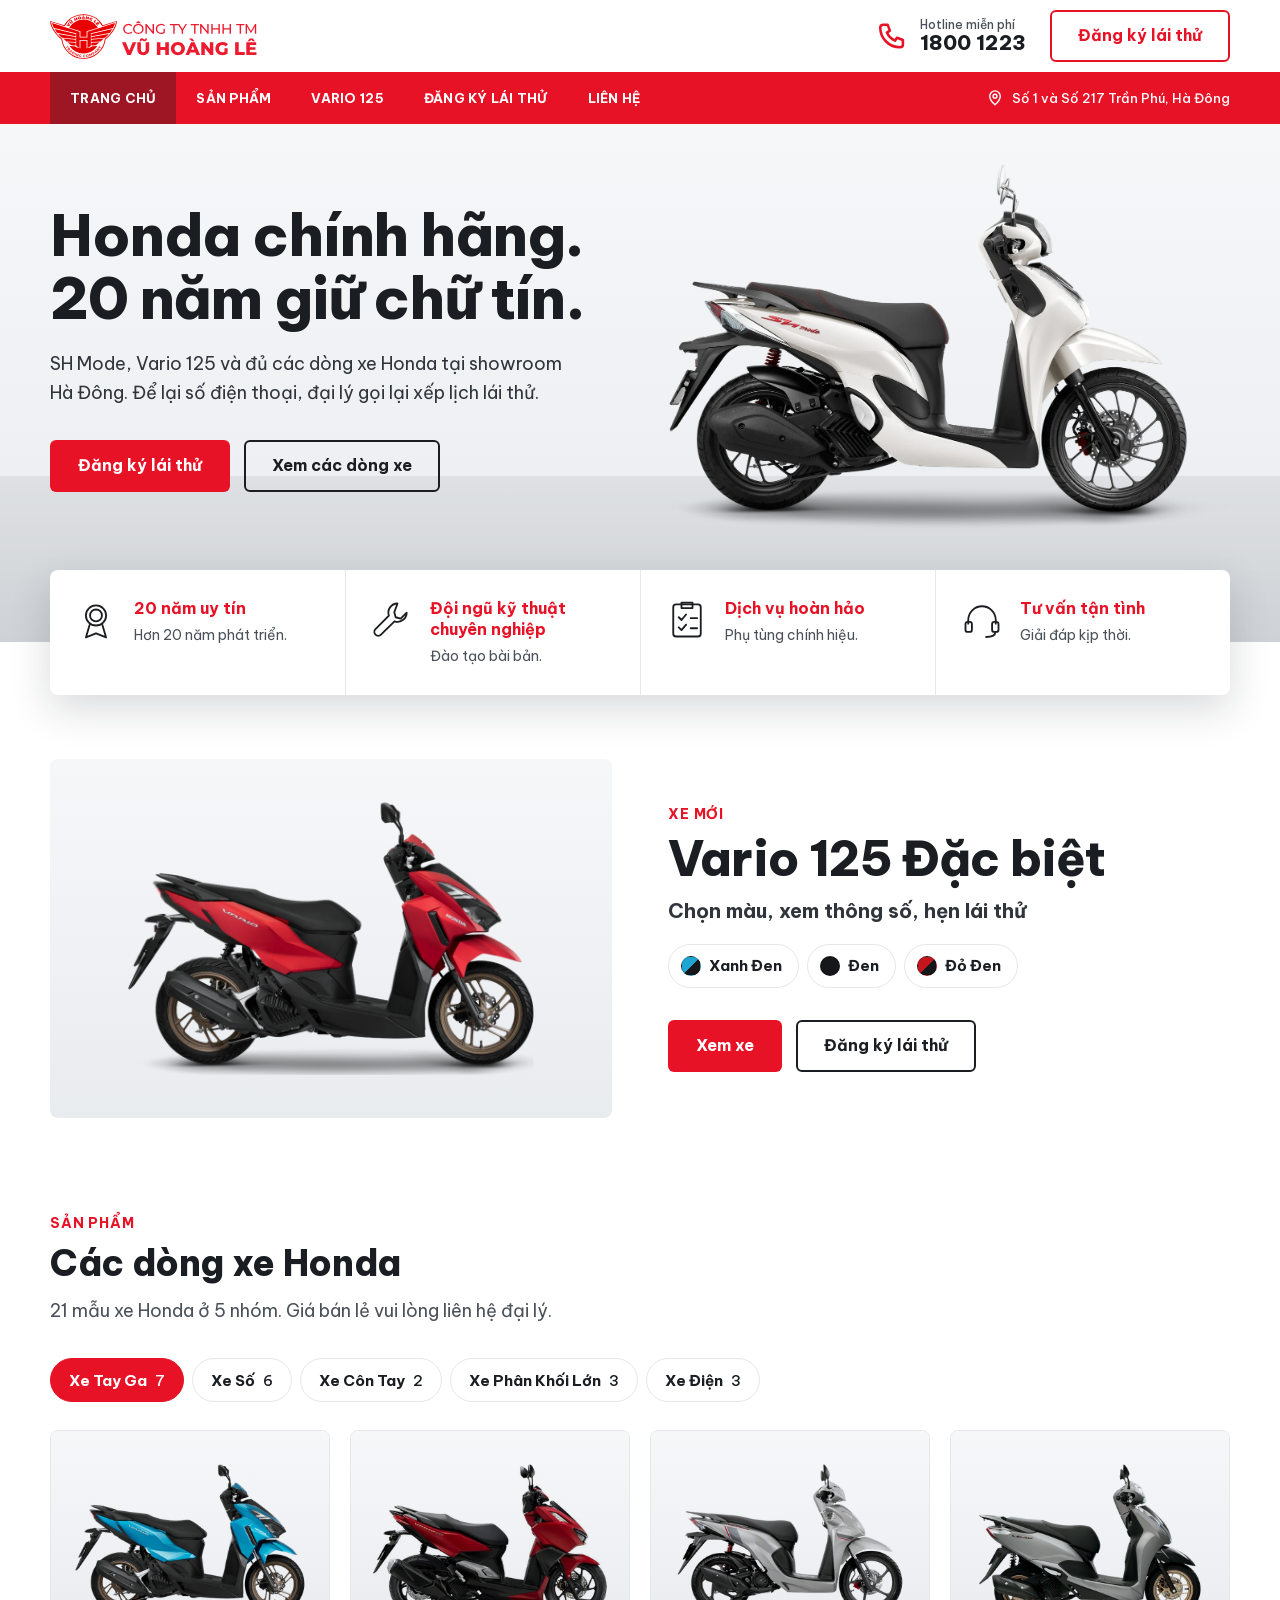
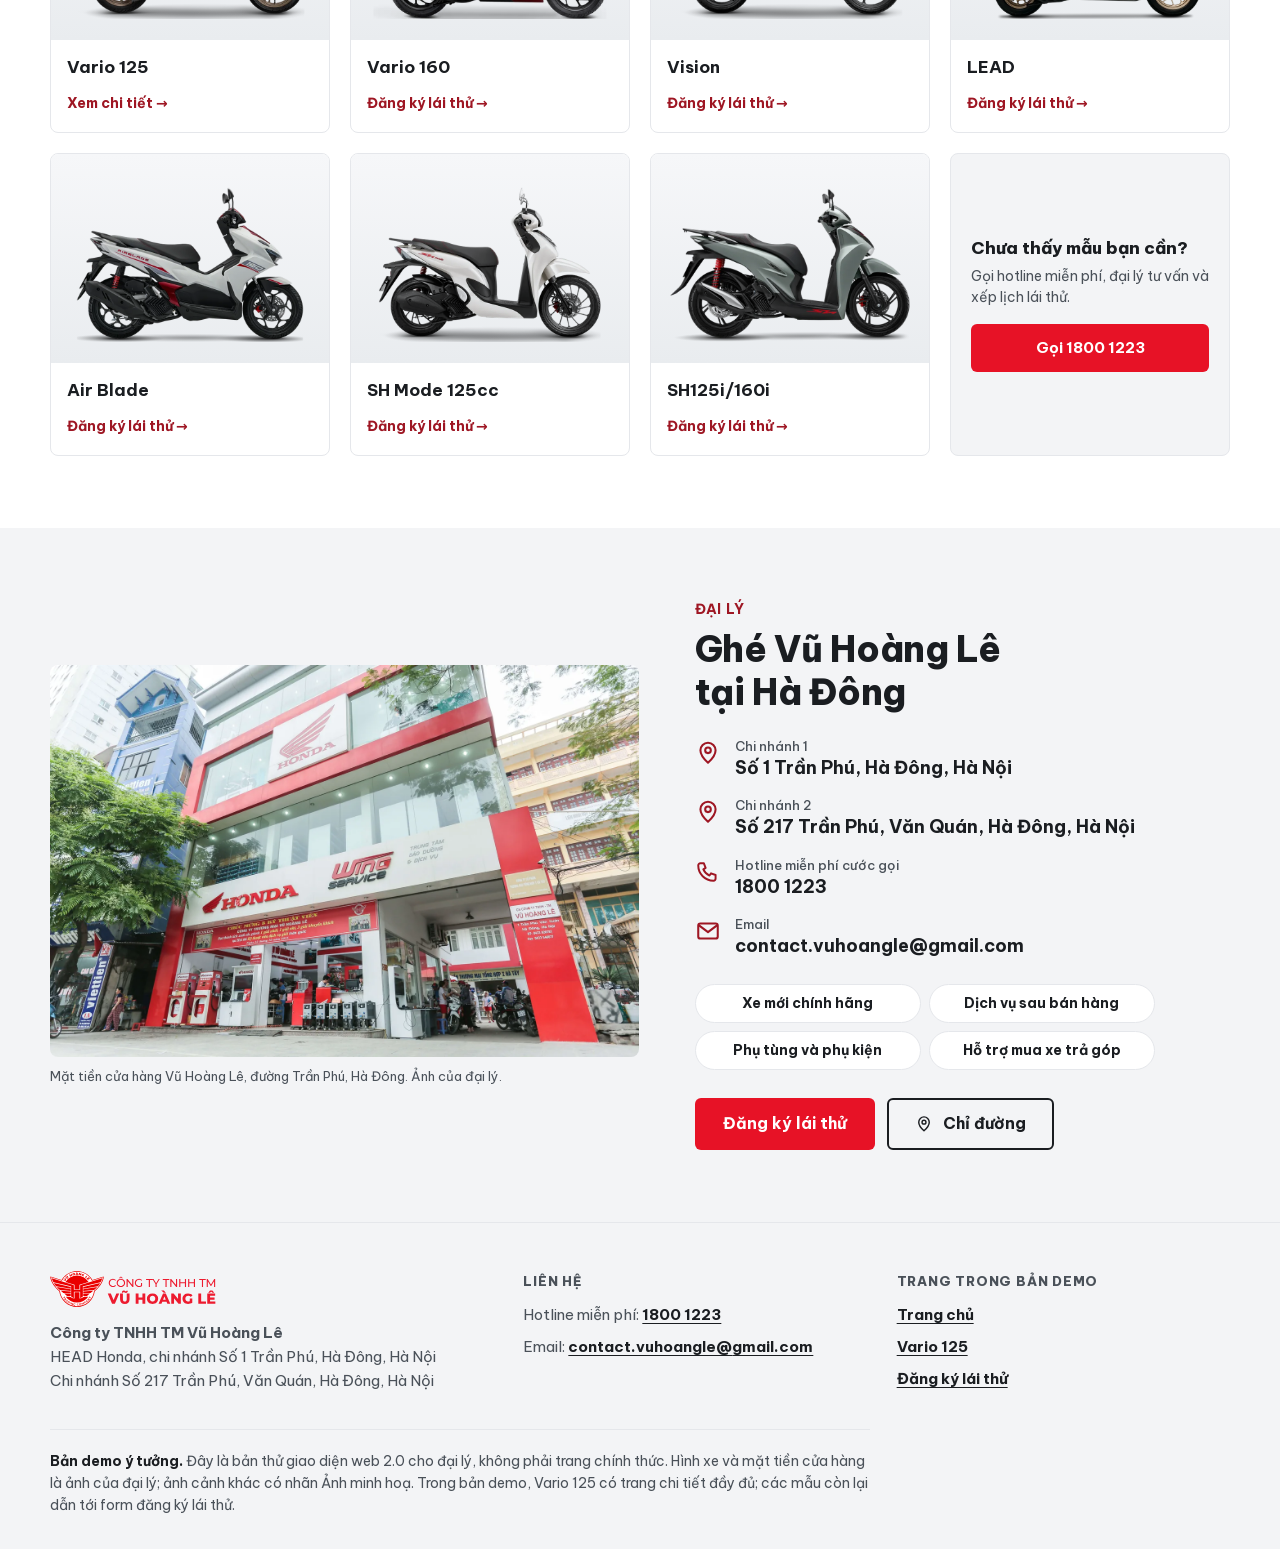
<file: index.html>
<!doctype html>
<html lang="vi"><head><meta charset="utf-8">
<meta name="viewport" content="width=device-width,initial-scale=1">
<title>Honda Vũ Hoàng Lê | Bản demo ý tưởng web 2.0</title>
<meta name="description" content="Bản demo ý tưởng web 2.0 cho đại lý Honda Vũ Hoàng Lê, Hà Đông: các dòng xe, Vario 125, đăng ký lái thử.">
<meta name="robots" content="noindex">
<meta name="theme-color" content="#e71226">
<meta property="og:type" content="website">
<meta property="og:locale" content="vi_VN">
<meta property="og:title" content="Honda Vũ Hoàng Lê | Bản demo ý tưởng web 2.0">
<meta property="og:description" content="Bản demo ý tưởng web 2.0 cho đại lý Honda Vũ Hoàng Lê, Hà Đông: các dòng xe, Vario 125, đăng ký lái thử.">
<meta property="og:url" content="https://vuhoangle.ciaosoft.vn/">
<meta property="og:image" content="https://vuhoangle.ciaosoft.vn/img/og.jpg">
<meta property="og:image:width" content="1200">
<meta property="og:image:height" content="630">
<link rel="icon" href="favicon.svg" type="image/svg+xml">
<link rel="preload" href="fonts/bvp-400-latin.woff2" as="font" type="font/woff2" crossorigin>
<link rel="preload" href="fonts/bvp-800-latin.woff2" as="font" type="font/woff2" crossorigin>
<link rel="preload" href="fonts/bvp-400-vietnamese.woff2" as="font" type="font/woff2" crossorigin>
<link rel="preload" href="fonts/bvp-800-vietnamese.woff2" as="font" type="font/woff2" crossorigin>
<link rel="stylesheet" href="site.css">
<script>document.documentElement.className+=" js"</script>
</head>
<body>
<a class="skip" href="#main">Bỏ qua điều hướng</a>
<header>
  <div class="hd-top"><div class="wrap">
    <a class="logo" href="index.html"><img src="img/logo-vhl.svg" width="207" height="45" alt="Công ty TNHH TM Vũ Hoàng Lê, về trang chủ"></a>
    <div class="hd-right">
      <a class="hot" href="tel:18001223"><svg viewBox="0 0 24 24" fill="none" stroke="currentColor" stroke-width="1.8" stroke-linecap="round" stroke-linejoin="round" aria-hidden="true"><path d="M5 4h3.2l1.6 4.2-2.1 1.4a11 11 0 0 0 5.7 5.7l1.4-2.1L19 14.8V18a2 2 0 0 1-2 2A14 14 0 0 1 3 6a2 2 0 0 1 2-2z"/></svg><span><small>Hotline miễn&nbsp;phí</small><b>1800&nbsp;1223</b></span></a>
      <a class="btn btn-outline" href="test-ride.html">Đăng ký lái&nbsp;thử</a>
      <a class="hot-m" href="tel:18001223" aria-label="Gọi hotline 1800 1223"><svg viewBox="0 0 24 24" fill="none" stroke="currentColor" stroke-width="1.8" stroke-linecap="round" stroke-linejoin="round" aria-hidden="true"><path d="M5 4h3.2l1.6 4.2-2.1 1.4a11 11 0 0 0 5.7 5.7l1.4-2.1L19 14.8V18a2 2 0 0 1-2 2A14 14 0 0 1 3 6a2 2 0 0 1 2-2z"/></svg></a>
    </div>
  </div></div>
  <nav class="hd-nav" aria-label="Điều hướng chính"><div class="wrap">
    <ul class="nav-d"><li><a href="index.html" aria-current="page">Trang&nbsp;chủ</a></li><li><a href="index.html#products">Sản phẩm</a></li><li><a href="vario-125.html">Vario&nbsp;125</a></li><li><a href="test-ride.html">Đăng ký lái&nbsp;thử</a></li><li><a href="index.html#dealer">Liên hệ</a></li></ul>
    <details class="nav-m"><summary><svg viewBox="0 0 24 24" fill="none" stroke="currentColor" stroke-width="2.4" stroke-linecap="round" aria-hidden="true"><path d="M4 7h16M4 12h16M4 17h16"/></svg><span>Menu</span></summary><ul><li><a href="index.html" aria-current="page">Trang&nbsp;chủ</a></li><li><a href="index.html#products">Sản phẩm</a></li><li><a href="vario-125.html">Vario&nbsp;125</a></li><li><a href="test-ride.html">Đăng ký lái&nbsp;thử</a></li><li><a href="index.html#dealer">Liên hệ</a></li></ul></details>
    <span class="addr"><svg viewBox="0 0 24 24" fill="none" stroke="currentColor" stroke-width="1.9" stroke-linecap="round" stroke-linejoin="round" aria-hidden="true"><path d="M12 21s7-6.2 7-11.5A7 7 0 0 0 5 9.5C5 14.8 12 21 12 21z"/><circle cx="12" cy="9.5" r="2.6"/></svg>Số&nbsp;1 và Số&nbsp;217 Trần&nbsp;Phú,&nbsp;Hà&nbsp;Đông</span>
  </div></nav>
</header>

<main id="main">
  <section class="hero" aria-label="Giới thiệu">
    <div class="wrap hero-grid">
      <div class="copy">
        <h1>Honda chính hãng.<br>20&nbsp;năm giữ&nbsp;chữ&nbsp;tín.</h1>
        <p class="sub">SH Mode, Vario&nbsp;125 và đủ các dòng xe Honda tại showroom Hà&nbsp;Đông. Để lại số điện&nbsp;thoại, đại&nbsp;lý gọi lại xếp lịch&nbsp;lái&nbsp;thử.</p>
        <div class="cta"><a class="btn btn-red" href="test-ride.html">Đăng ký lái&nbsp;thử</a><a class="btn btn-ghost" href="#products">Xem các dòng xe<span class="ar"><svg viewBox="0 0 24 24" fill="none" stroke="currentColor" stroke-width="2.4" stroke-linecap="round" stroke-linejoin="round" aria-hidden="true"><path d="M4 12h15M13 6l6 6-6 6"/></svg></span></a></div>
      </div>
      <div class="stage-h"><img src="img/hero-sh-mode.webp" width="1400" height="911" alt="Honda SH Mode màu trắng, nhìn nghiêng" fetchpriority="high"></div>
    </div>
  </section>
  <section class="usp" aria-label="Vì sao chọn Vũ Hoàng Lê"><div class="wrap"><ul><li><svg viewBox="0 0 48 48" fill="none" stroke="currentColor" stroke-width="2" stroke-linecap="round" stroke-linejoin="round" aria-hidden="true"><circle cx="24" cy="19" r="11"/><circle cx="24" cy="19" r="6.5"/><path d="M17 29.5 13 43l11-4.5L35 43l-4-13.5"/></svg><div><h3>20&nbsp;năm uy&nbsp;tín</h3><p>Hơn 20&nbsp;năm phát&nbsp;triển.</p></div></li><li><svg viewBox="0 0 48 48" fill="none" stroke="currentColor" stroke-width="2" stroke-linecap="round" stroke-linejoin="round" aria-hidden="true"><path d="M30 6a10 10 0 0 0-9.4 13.3L6 34a4.2 4.2 0 0 0 6 6l14.7-14.6A10 10 0 0 0 40 16l-6.5 6.5-5.5-1.5-1.5-5.5z"/></svg><div><h3>Đội ngũ kỹ&nbsp;thuật chuyên&nbsp;nghiệp</h3><p>Đào tạo bài&nbsp;bản.</p></div></li><li><svg viewBox="0 0 48 48" fill="none" stroke="currentColor" stroke-width="2" stroke-linecap="round" stroke-linejoin="round" aria-hidden="true"><rect x="9" y="7" width="30" height="35" rx="3"/><path d="M18 5h12v6H18zM15 21l3 3 5-6M15 32l3 3 5-6M28 22h7M28 33h7"/></svg><div><h3>Dịch vụ hoàn&nbsp;hảo</h3><p>Phụ tùng chính&nbsp;hiệu.</p></div></li><li><svg viewBox="0 0 48 48" fill="none" stroke="currentColor" stroke-width="2" stroke-linecap="round" stroke-linejoin="round" aria-hidden="true"><path d="M9 28v-4a15 15 0 0 1 30 0v4"/><rect x="6" y="26" width="7" height="11" rx="2.5"/><rect x="35" y="26" width="7" height="11" rx="2.5"/><path d="M38.5 37c0 4-4 5.5-10 5.5"/></svg><div><h3>Tư&nbsp;vấn tận&nbsp;tình</h3><p>Giải đáp kịp&nbsp;thời.</p></div></li></ul></div></section>

  <section class="nv" aria-labelledby="feat-h">
    <div class="wrap nv-in">
      <a class="nv-img" href="vario-125.html" tabindex="-1" aria-hidden="true"><img src="img/vario/vario-125-red-black.webp" width="1000" height="640" alt="" loading="lazy" decoding="async"></a>
      <div>
        <p class="eyebrow">Xe mới</p>
        <h2 id="feat-h">Vario&nbsp;125 Đặc&nbsp;biệt<span class="sub-h">Chọn màu, xem thông&nbsp;số, hẹn&nbsp;lái&nbsp;thử</span></h2>
        <div class="cols" role="group" aria-label="Chọn màu Vario 125"><a class="col-chip" href="vario-125.html?color=blue-black"><i class="dot" style="background:linear-gradient(135deg,#1fa5d4 50%,#15171a 50%)"></i>Xanh Đen</a><a class="col-chip" href="vario-125.html?color=black"><i class="dot" style="background:#15171a"></i>Đen</a><a class="col-chip" href="vario-125.html?color=red-black"><i class="dot" style="background:linear-gradient(135deg,#c4161c 50%,#15171a 50%)"></i>Đỏ Đen</a></div>
        <div class="cta nv-btns"><a class="btn btn-red" href="vario-125.html">Xem xe</a><a class="btn btn-ghost" href="test-ride.html?model=vario-125">Đăng ký lái&nbsp;thử</a></div>
      </div>
    </div>
  </section>

  <section class="sec" id="products" aria-labelledby="prod-h">
    <div class="wrap">
      <div class="sec-head"><p class="eyebrow">Sản phẩm</p><h2 id="prod-h">Các dòng xe&nbsp;Honda</h2>
      <p class="lead">21 mẫu xe Honda ở 5 nhóm. Giá bán lẻ vui lòng liên hệ&nbsp;đại&nbsp;lý.</p></div>
      <div data-catalog>
        <div class="tabbar" role="tablist" aria-label="Nhóm xe"></div>
        <div class="grp" id="group-scooter" data-grp="scooter" data-title="Xe Tay Ga" data-n="7"><h3>Xe Tay Ga<span>7 mẫu</span></h3><ul class="cards"><li class="card"><div class="card-img"><img src="img/models/vario-125.webp" width="800" height="600" alt="Honda Vario 125" loading="lazy" decoding="async"></div><div class="card-b"><h4><a href="vario-125.html">Vario&nbsp;125</a></h4><span class="card-go" aria-hidden="true">Xem chi tiết&nbsp;→</span></div></li><li class="card"><div class="card-img"><img src="img/models/vario-160.webp" width="800" height="600" alt="Honda Vario 160" loading="lazy" decoding="async"></div><div class="card-b"><h4><a href="test-ride.html?model=vario-160">Vario&nbsp;160</a></h4><span class="card-go" aria-hidden="true">Đăng ký lái&nbsp;thử&nbsp;→</span></div></li><li class="card"><div class="card-img"><img src="img/models/vision-2026.webp" width="800" height="600" alt="Honda Vision" loading="lazy" decoding="async"></div><div class="card-b"><h4><a href="test-ride.html?model=vision-2026">Vision</a></h4><span class="card-go" aria-hidden="true">Đăng ký lái&nbsp;thử&nbsp;→</span></div></li><li class="card"><div class="card-img"><img src="img/models/lead-2026.webp" width="800" height="600" alt="Honda LEAD" loading="lazy" decoding="async"></div><div class="card-b"><h4><a href="test-ride.html?model=lead-2026">LEAD</a></h4><span class="card-go" aria-hidden="true">Đăng ký lái&nbsp;thử&nbsp;→</span></div></li><li class="card"><div class="card-img"><img src="img/models/air-blade-2026.webp" width="800" height="600" alt="Honda Air Blade" loading="lazy" decoding="async"></div><div class="card-b"><h4><a href="test-ride.html?model=air-blade-2026">Air Blade</a></h4><span class="card-go" aria-hidden="true">Đăng ký lái&nbsp;thử&nbsp;→</span></div></li><li class="card"><div class="card-img"><img src="img/models/sh-mode-125.webp" width="800" height="600" alt="Honda SH Mode 125cc" loading="lazy" decoding="async"></div><div class="card-b"><h4><a href="test-ride.html?model=sh-mode-125">SH Mode&nbsp;125cc</a></h4><span class="card-go" aria-hidden="true">Đăng ký lái&nbsp;thử&nbsp;→</span></div></li><li class="card"><div class="card-img"><img src="img/models/sh125i-160i.webp" width="800" height="600" alt="Honda SH125i/160i" loading="lazy" decoding="async"></div><div class="card-b"><h4><a href="test-ride.html?model=sh125i-160i">SH125i/160i</a></h4><span class="card-go" aria-hidden="true">Đăng ký lái&nbsp;thử&nbsp;→</span></div></li><li class="cta-card"><div class="cta-in"><div class="cta-t"><b>Chưa thấy mẫu bạn&nbsp;cần?</b><span>Gọi hotline miễn phí, đại&nbsp;lý tư&nbsp;vấn và xếp lịch lái&nbsp;thử.</span></div><a class="btn btn-red" href="tel:18001223">Gọi 1800&nbsp;1223</a></div></li></ul></div><div class="grp" id="group-underbone" data-grp="underbone" data-title="Xe Số" data-n="6"><h3>Xe Số<span>6 mẫu</span></h3><ul class="cards"><li class="card"><div class="card-img"><img src="img/models/super-cub-c125.webp" width="800" height="600" alt="Honda Super Cub C125" loading="lazy" decoding="async"></div><div class="card-b"><h4><a href="test-ride.html?model=super-cub-c125">Super Cub C125</a></h4><span class="card-go" aria-hidden="true">Đăng ký lái&nbsp;thử&nbsp;→</span></div></li><li class="card"><div class="card-img"><img src="img/models/wave-alpha-classic.webp" width="800" height="600" alt="Honda Wave Alpha Cổ Điển" loading="lazy" decoding="async"></div><div class="card-b"><h4><a href="test-ride.html?model=wave-alpha-classic">Wave Alpha Cổ Điển</a></h4><span class="card-go" aria-hidden="true">Đăng ký lái&nbsp;thử&nbsp;→</span></div></li><li class="card"><div class="card-img"><img src="img/models/wave-alpha-110.webp" width="800" height="600" alt="Honda Wave Alpha 110cc" loading="lazy" decoding="async"></div><div class="card-b"><h4><a href="test-ride.html?model=wave-alpha-110">Wave Alpha 110cc</a></h4><span class="card-go" aria-hidden="true">Đăng ký lái&nbsp;thử&nbsp;→</span></div></li><li class="card"><div class="card-img"><img src="img/models/wave-rsx-fi.webp" width="800" height="600" alt="Honda Wave RSX FI" loading="lazy" decoding="async"></div><div class="card-b"><h4><a href="test-ride.html?model=wave-rsx-fi">Wave RSX FI</a></h4><span class="card-go" aria-hidden="true">Đăng ký lái&nbsp;thử&nbsp;→</span></div></li><li class="card"><div class="card-img"><img src="img/models/blade-110.webp" width="800" height="600" alt="Honda Blade 110cc" loading="lazy" decoding="async"></div><div class="card-b"><h4><a href="test-ride.html?model=blade-110">Blade 110cc</a></h4><span class="card-go" aria-hidden="true">Đăng ký lái&nbsp;thử&nbsp;→</span></div></li><li class="card"><div class="card-img"><img src="img/models/future-125.webp" width="800" height="600" alt="Honda Future 125cc" loading="lazy" decoding="async"></div><div class="card-b"><h4><a href="test-ride.html?model=future-125">Future 125cc</a></h4><span class="card-go" aria-hidden="true">Đăng ký lái&nbsp;thử&nbsp;→</span></div></li><li class="cta-card"><div class="cta-in"><div class="cta-t"><b>Chưa thấy mẫu bạn&nbsp;cần?</b><span>Gọi hotline miễn phí, đại&nbsp;lý tư&nbsp;vấn và xếp lịch lái&nbsp;thử.</span></div><a class="btn btn-red" href="tel:18001223">Gọi 1800&nbsp;1223</a></div></li></ul></div><div class="grp" id="group-sport" data-grp="sport" data-title="Xe Côn Tay" data-n="2"><h3>Xe Côn Tay<span>2 mẫu</span></h3><ul class="cards"><li class="card"><div class="card-img"><img src="img/models/cbr150r.webp" width="800" height="600" alt="Honda CBR150R" loading="lazy" decoding="async"></div><div class="card-b"><h4><a href="test-ride.html?model=cbr150r">CBR150R</a></h4><span class="card-go" aria-hidden="true">Đăng ký lái&nbsp;thử&nbsp;→</span></div></li><li class="card"><div class="card-img"><img src="img/models/winner-r-150.webp" width="800" height="600" alt="Honda Winner R 150cc" loading="lazy" decoding="async"></div><div class="card-b"><h4><a href="test-ride.html?model=winner-r-150">Winner R 150cc</a></h4><span class="card-go" aria-hidden="true">Đăng ký lái&nbsp;thử&nbsp;→</span></div></li><li class="cta-card"><div class="cta-in"><div class="cta-t"><b>Chưa thấy mẫu bạn&nbsp;cần?</b><span>Gọi hotline miễn phí, đại&nbsp;lý tư&nbsp;vấn và xếp lịch lái&nbsp;thử.</span></div><a class="btn btn-red" href="tel:18001223">Gọi 1800&nbsp;1223</a></div></li></ul></div><div class="grp" id="group-big-bike" data-grp="big-bike" data-title="Xe Phân Khối Lớn" data-n="3"><h3>Xe Phân Khối Lớn<span>3 mẫu</span></h3><ul class="cards"><li class="card"><div class="card-img"><img src="img/models/cb350-hness.webp" width="800" height="600" alt="Honda CB350 H&#x27;ness" loading="lazy" decoding="async"></div><div class="card-b"><h4><a href="test-ride.html?model=cb350-hness">CB350 H&#x27;ness</a></h4><span class="card-go" aria-hidden="true">Đăng ký lái&nbsp;thử&nbsp;→</span></div></li><li class="card"><div class="card-img"><img src="img/models/adv350.webp" width="800" height="600" alt="Honda ADV350" loading="lazy" decoding="async"></div><div class="card-b"><h4><a href="test-ride.html?model=adv350">ADV350</a></h4><span class="card-go" aria-hidden="true">Đăng ký lái&nbsp;thử&nbsp;→</span></div></li><li class="card"><div class="card-img"><img src="img/models/sh350.webp" width="800" height="600" alt="Honda SH350" loading="lazy" decoding="async"></div><div class="card-b"><h4><a href="test-ride.html?model=sh350">SH350</a></h4><span class="card-go" aria-hidden="true">Đăng ký lái&nbsp;thử&nbsp;→</span></div></li><li class="cta-card"><div class="cta-in"><div class="cta-t"><b>Chưa thấy mẫu bạn&nbsp;cần?</b><span>Gọi hotline miễn phí, đại&nbsp;lý tư&nbsp;vấn và xếp lịch lái&nbsp;thử.</span></div><a class="btn btn-red" href="tel:18001223">Gọi 1800&nbsp;1223</a></div></li></ul></div><div class="grp" id="group-electric" data-grp="electric" data-title="Xe Điện" data-n="3"><h3>Xe Điện<span>3 mẫu</span></h3><ul class="cards"><li class="card"><div class="card-img"><img src="img/models/uc3.webp" width="800" height="600" alt="Honda UC3" loading="lazy" decoding="async"></div><div class="card-b"><h4><a href="test-ride.html?model=uc3">UC3</a></h4><span class="card-go" aria-hidden="true">Đăng ký lái&nbsp;thử&nbsp;→</span></div></li><li class="card"><div class="card-img"><img src="img/models/cuv-e.webp" width="800" height="600" alt="Honda CUV e" loading="lazy" decoding="async"></div><div class="card-b"><h4><a href="test-ride.html?model=cuv-e">CUV e</a></h4><span class="card-go" aria-hidden="true">Đăng ký lái&nbsp;thử&nbsp;→</span></div></li><li class="card"><div class="card-img"><img src="img/models/icon-e.webp" width="800" height="600" alt="Honda ICON e" loading="lazy" decoding="async"></div><div class="card-b"><h4><a href="test-ride.html?model=icon-e">ICON e</a></h4><span class="card-go" aria-hidden="true">Đăng ký lái&nbsp;thử&nbsp;→</span></div></li><li class="cta-card"><div class="cta-in"><div class="cta-t"><b>Chưa thấy mẫu bạn&nbsp;cần?</b><span>Gọi hotline miễn phí, đại&nbsp;lý tư&nbsp;vấn và xếp lịch lái&nbsp;thử.</span></div><a class="btn btn-red" href="tel:18001223">Gọi 1800&nbsp;1223</a></div></li></ul></div>
      </div>
    </div>
  </section>

  <section class="sec soft" id="dealer" aria-labelledby="deal-h">
    <div class="wrap dl-in">
      <figure class="dl-fig"><div class="fig dl-img"><img src="img/dealer-front.webp" width="1440" height="960" alt="Mặt tiền cửa hàng Honda Vũ Hoàng Lê trên đường Trần Phú, Hà Đông: tòa nhà đỏ trắng ba tầng, biển Honda và Wing Service" loading="lazy" decoding="async"></div>
        <figcaption>Mặt tiền cửa hàng Vũ&nbsp;Hoàng&nbsp;Lê, đường Trần&nbsp;Phú, Hà&nbsp;Đông. Ảnh của&nbsp;đại&nbsp;lý.</figcaption></figure>
      <div class="dl-card">
        <p class="eyebrow">Đại&nbsp;lý</p>
        <h2 id="deal-h"><span class="ln">Ghé Vũ&nbsp;Hoàng&nbsp;Lê</span> <span class="ln">tại Hà&nbsp;Đông</span></h2>
        <ul class="info">
          <li><svg viewBox="0 0 24 24" fill="none" stroke="currentColor" stroke-width="1.9" stroke-linecap="round" stroke-linejoin="round" aria-hidden="true"><path d="M12 21s7-6.2 7-11.5A7 7 0 0 0 5 9.5C5 14.8 12 21 12 21z"/><circle cx="12" cy="9.5" r="2.6"/></svg><div><small>Chi nhánh&nbsp;1</small><b>Số&nbsp;1 Trần&nbsp;Phú, Hà&nbsp;Đông,&nbsp;Hà&nbsp;Nội</b></div></li>
          <li><svg viewBox="0 0 24 24" fill="none" stroke="currentColor" stroke-width="1.9" stroke-linecap="round" stroke-linejoin="round" aria-hidden="true"><path d="M12 21s7-6.2 7-11.5A7 7 0 0 0 5 9.5C5 14.8 12 21 12 21z"/><circle cx="12" cy="9.5" r="2.6"/></svg><div><small>Chi nhánh&nbsp;2</small><b>Số&nbsp;217 Trần&nbsp;Phú, Văn&nbsp;Quán, Hà&nbsp;Đông,&nbsp;Hà&nbsp;Nội</b></div></li>
          <li><svg viewBox="0 0 24 24" fill="none" stroke="currentColor" stroke-width="1.8" stroke-linecap="round" stroke-linejoin="round" aria-hidden="true"><path d="M5 4h3.2l1.6 4.2-2.1 1.4a11 11 0 0 0 5.7 5.7l1.4-2.1L19 14.8V18a2 2 0 0 1-2 2A14 14 0 0 1 3 6a2 2 0 0 1 2-2z"/></svg><div><small>Hotline miễn phí&nbsp;cước&nbsp;gọi</small><a href="tel:18001223">1800&nbsp;1223</a></div></li>
          <li><svg viewBox="0 0 24 24" fill="none" stroke="currentColor" stroke-width="1.9" stroke-linecap="round" stroke-linejoin="round" aria-hidden="true"><rect x="3" y="5" width="18" height="14" rx="2"/><path d="m4 7 8 6 8-6"/></svg><div><small>Email</small><a class="mail" href="mailto:contact.vuhoangle@gmail.com">contact.vuhoangle@<wbr>gmail.com</a></div></li>
        </ul>
        <ul class="svc" aria-label="Dịch vụ tại đại lý"><li>Xe mới chính&nbsp;hãng</li><li>Dịch vụ sau&nbsp;bán&nbsp;hàng</li><li>Phụ tùng và&nbsp;phụ&nbsp;kiện</li><li>Hỗ trợ mua xe&nbsp;trả&nbsp;góp</li></ul>
        <div class="dl-cta"><a class="btn btn-red" href="test-ride.html">Đăng ký lái&nbsp;thử</a><a class="btn btn-ghost" href="https://www.google.com/maps/dir/?api=1&destination=20.9756505,105.7820764" target="_blank" rel="noopener"><svg viewBox="0 0 24 24" fill="none" stroke="currentColor" stroke-width="1.9" stroke-linecap="round" stroke-linejoin="round" aria-hidden="true"><path d="M12 21s7-6.2 7-11.5A7 7 0 0 0 5 9.5C5 14.8 12 21 12 21z"/><circle cx="12" cy="9.5" r="2.6"/></svg>Chỉ đường</a></div>
      </div>
    </div>
  </section>
</main>
<footer class="ft"><div class="wrap">
  <div class="ft-grid">
    <div><img src="img/logo-vhl.svg" width="166" height="36" alt="Vũ Hoàng Lê" loading="lazy"><p class="ft-name">Công ty TNHH TM Vũ&nbsp;Hoàng&nbsp;Lê</p><p>HEAD Honda, chi nhánh Số&nbsp;1 Trần&nbsp;Phú, Hà&nbsp;Đông,&nbsp;Hà&nbsp;Nội</p><p>Chi nhánh Số&nbsp;217 Trần&nbsp;Phú, Văn&nbsp;Quán, Hà&nbsp;Đông,&nbsp;Hà&nbsp;Nội</p></div>
    <div><p class="ft-h">Liên hệ</p><ul><li>Hotline miễn phí: <a href="tel:18001223">1800&nbsp;1223</a></li><li>Email: <a href="mailto:contact.vuhoangle@gmail.com">contact.vuhoangle@<wbr>gmail.com</a></li></ul></div>
    <div><p class="ft-h">Trang trong bản&nbsp;demo</p><ul><li><a href="index.html">Trang&nbsp;chủ</a></li><li><a href="vario-125.html">Vario&nbsp;125</a></li><li><a href="test-ride.html">Đăng ký lái&nbsp;thử</a></li></ul></div>
  </div>
  <p class="ft-demo"><b>Bản demo ý&nbsp;tưởng.</b> Đây là bản thử giao diện web 2.0 cho đại&nbsp;lý, không phải trang chính thức. Hình xe và mặt tiền cửa hàng là ảnh của đại&nbsp;lý; ảnh cảnh khác có nhãn Ảnh minh hoạ. Trong bản demo, Vario&nbsp;125 có trang chi tiết đầy đủ; các mẫu còn lại dẫn tới form đăng ký&nbsp;lái&nbsp;thử.</p>
</div></footer>
<script src="site.js" defer></script>
</body></html>
</file>
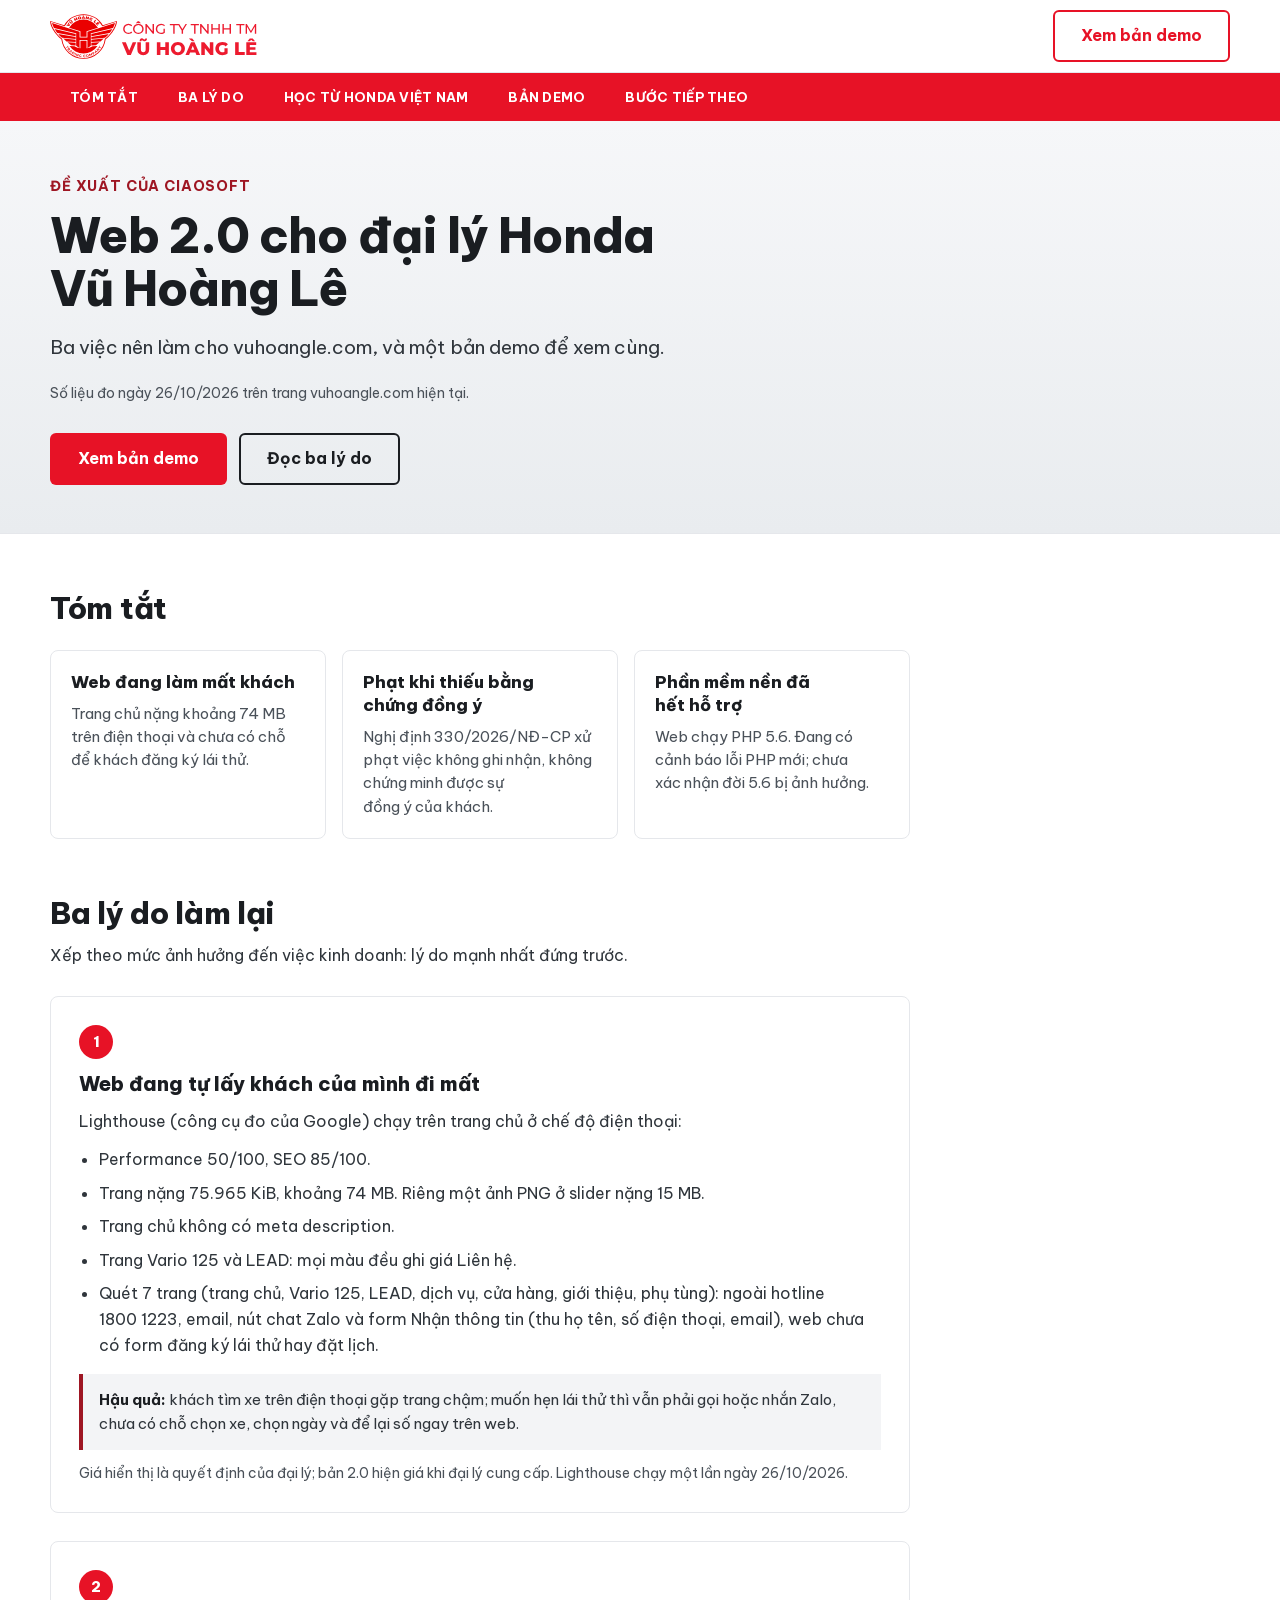
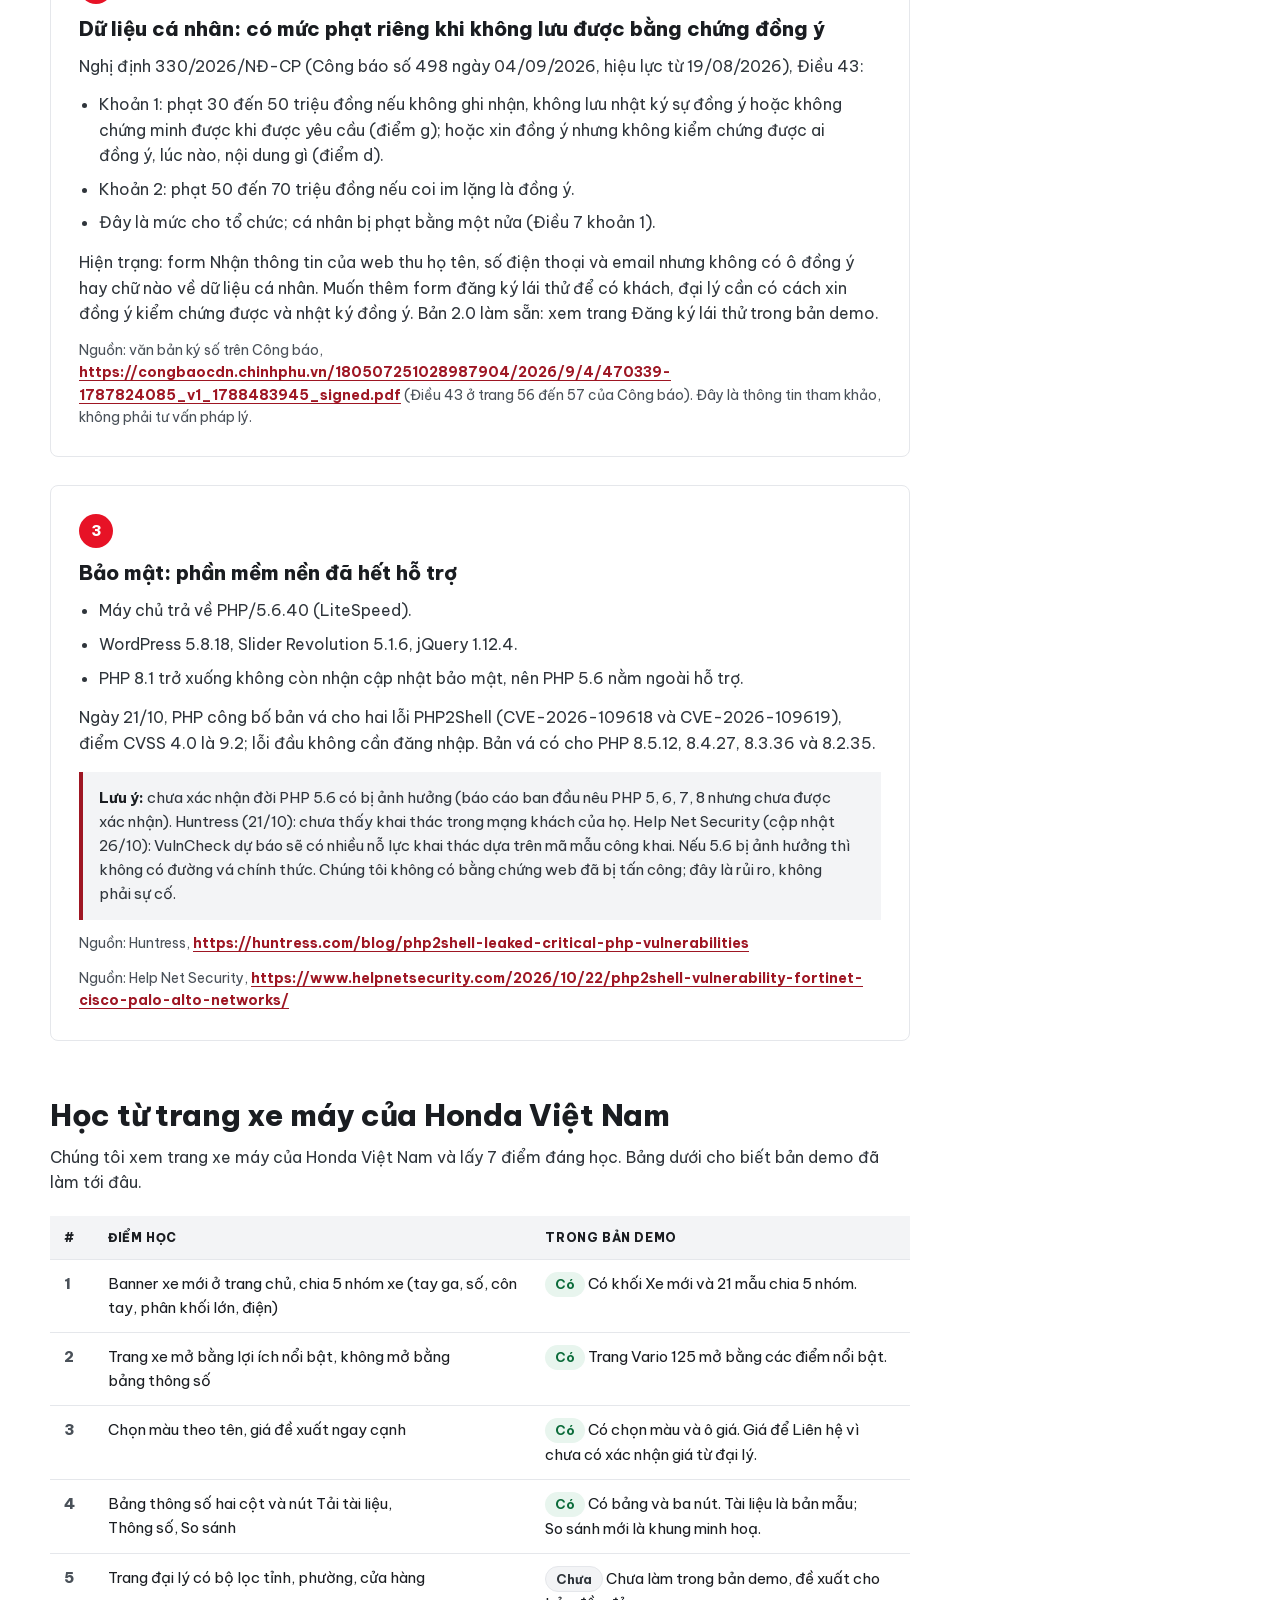
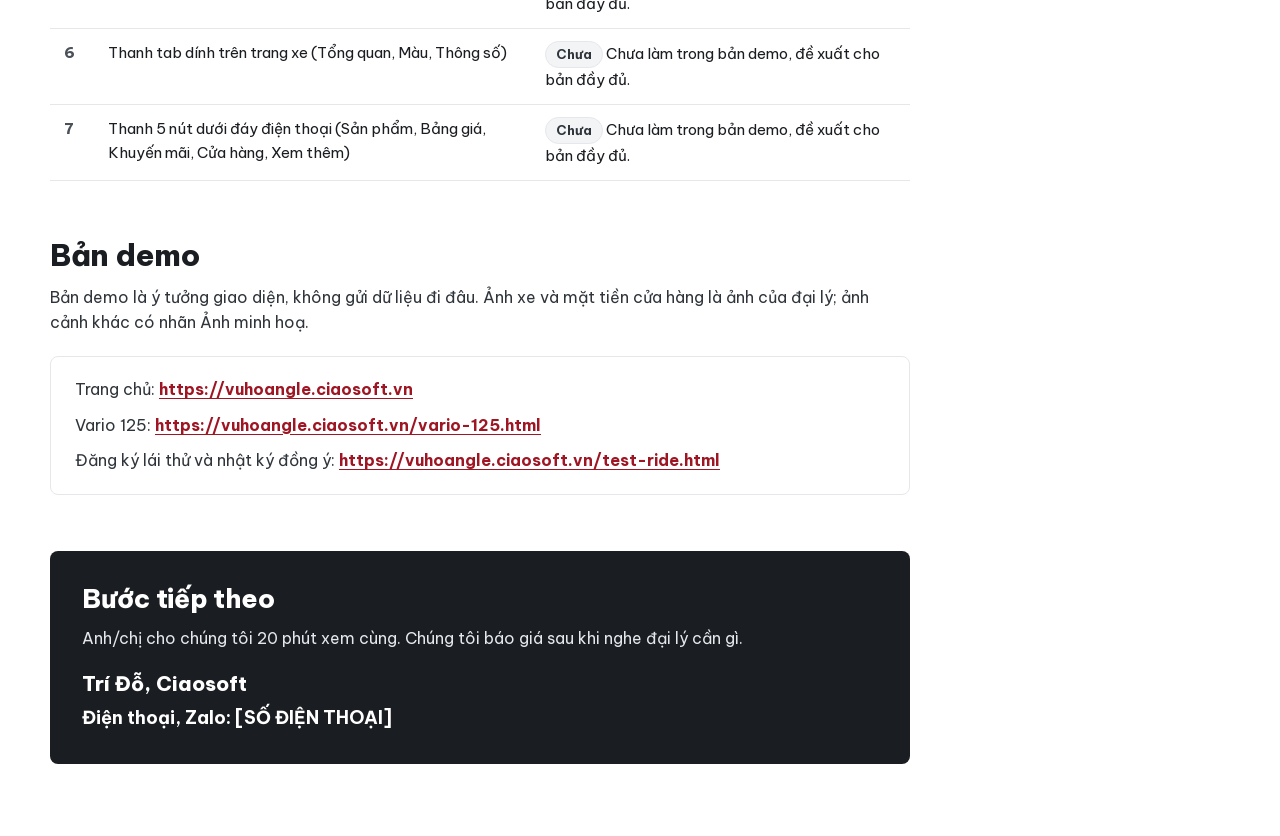
<file: proposal.html>
<!doctype html>
<html lang="vi"><head><meta charset="utf-8">
<meta name="viewport" content="width=device-width,initial-scale=1">
<title>Đề xuất web 2.0 cho Honda Vũ Hoàng Lê | Ciaosoft</title>
<meta name="description" content="Ba lý do nên làm lại web vuhoangle.com và bản demo web 2.0 để xem cùng.">
<meta name="robots" content="noindex">
<meta name="theme-color" content="#e71226">
<meta property="og:type" content="website">
<meta property="og:locale" content="vi_VN">
<meta property="og:title" content="Đề xuất web 2.0 cho Honda Vũ Hoàng Lê | Ciaosoft">
<meta property="og:description" content="Ba lý do nên làm lại web vuhoangle.com và bản demo web 2.0 để xem cùng.">
<meta property="og:url" content="https://vuhoangle.ciaosoft.vn/proposal.html">
<meta property="og:image" content="https://vuhoangle.ciaosoft.vn/img/og.jpg">
<meta property="og:image:width" content="1200">
<meta property="og:image:height" content="630">
<link rel="icon" href="favicon.svg" type="image/svg+xml">
<link rel="preload" href="fonts/bvp-400-latin.woff2" as="font" type="font/woff2" crossorigin>
<link rel="preload" href="fonts/bvp-800-latin.woff2" as="font" type="font/woff2" crossorigin>
<link rel="preload" href="fonts/bvp-400-vietnamese.woff2" as="font" type="font/woff2" crossorigin>
<link rel="preload" href="fonts/bvp-800-vietnamese.woff2" as="font" type="font/woff2" crossorigin>
<link rel="stylesheet" href="site.css">
<script>document.documentElement.className+=" js"</script>
</head>
<body>
<a class="skip" href="#main">Bỏ qua điều hướng</a>
<header class="pr-hd"><div class="wrap">
  <a class="logo" href="https://vuhoangle.ciaosoft.vn/"><img src="img/logo-vhl.svg" width="207" height="45" alt="Công ty TNHH TM Vũ Hoàng Lê"></a>
  <a class="btn btn-outline no-print" href="https://vuhoangle.ciaosoft.vn/">Xem bản demo</a>
</div></header>
<nav class="pr-bar no-print" aria-label="Mục trong đề xuất"><div class="wrap" data-fade><a href="#summary">Tóm tắt</a><a href="#reasons">Ba lý do</a><a href="#learnings">Học từ Honda Việt Nam</a><a href="#demo">Bản demo</a><a href="#next">Bước tiếp theo</a></div></nav>
<main id="main">
  <section class="pr-hero"><div class="wrap">
    <p class="eyebrow">Đề xuất của&nbsp;Ciaosoft</p>
    <h1>Web 2.0 cho đại&nbsp;lý Honda Vũ&nbsp;Hoàng&nbsp;Lê</h1>
    <p class="lead">Ba việc nên làm cho vuhoangle.com, và một bản demo để&nbsp;xem&nbsp;cùng.</p>
    <p class="pr-meta">Số liệu đo ngày&nbsp;26/10/2026 trên trang vuhoangle.com&nbsp;hiện&nbsp;tại.</p>
    <div class="acts no-print"><a class="btn btn-red" href="https://vuhoangle.ciaosoft.vn/">Xem bản demo</a><a class="btn btn-ghost" href="#reasons">Đọc ba lý do</a></div>
  </div></section>

  <div class="wrap doc">
    <section class="sec" id="summary" aria-labelledby="sum-h">
      <h2 id="sum-h">Tóm tắt</h2>
      <div class="sum">
        <div><b>Web đang làm&nbsp;mất&nbsp;khách</b><span>Trang&nbsp;chủ nặng khoảng 74&nbsp;MB trên điện&nbsp;thoại và chưa có chỗ để khách đăng ký&nbsp;lái&nbsp;thử.</span></div>
        <div><b>Phạt khi thiếu bằng chứng&nbsp;đồng&nbsp;ý</b><span>Nghị định 330/2026/NĐ-CP xử phạt việc không ghi&nbsp;nhận, không chứng&nbsp;minh được sự đồng&nbsp;ý&nbsp;của&nbsp;khách.</span></div>
        <div><b>Phần mềm nền đã hết&nbsp;hỗ&nbsp;trợ</b><span>Web chạy PHP 5.6. Đang có cảnh báo lỗi PHP mới; chưa xác&nbsp;nhận đời 5.6 bị&nbsp;ảnh&nbsp;hưởng.</span></div>
      </div>
    </section>

    <section class="sec" id="reasons" aria-labelledby="reasons-h">
      <h2 id="reasons-h">Ba lý do&nbsp;làm&nbsp;lại</h2>
      <p>Xếp theo mức ảnh hưởng đến việc kinh doanh: lý do mạnh nhất&nbsp;đứng&nbsp;trước.</p>

      <div class="blk"><span class="no">1</span><h3>Web đang tự lấy khách của mình&nbsp;đi&nbsp;mất</h3>
        <p>Lighthouse (công cụ đo của Google) chạy trên trang&nbsp;chủ ở chế độ&nbsp;điện&nbsp;thoại:</p>
        <ul>
          <li>Performance 50/100, SEO&nbsp;85/100.</li>
          <li>Trang nặng 75.965&nbsp;KiB, khoảng 74&nbsp;MB. Riêng một ảnh PNG ở slider nặng&nbsp;15&nbsp;MB.</li>
          <li>Trang&nbsp;chủ không có&nbsp;meta&nbsp;description.</li>
          <li>Trang Vario&nbsp;125 và LEAD: mọi màu đều ghi giá&nbsp;Liên&nbsp;hệ.</li>
          <li>Quét 7 trang (trang&nbsp;chủ, Vario&nbsp;125, LEAD, dịch vụ, cửa hàng, giới thiệu, phụ tùng): ngoài hotline 1800&nbsp;1223, email, nút chat Zalo và form Nhận thông tin (thu họ tên, số điện&nbsp;thoại, email), web chưa có form đăng ký lái&nbsp;thử hay&nbsp;đặt&nbsp;lịch.</li>
        </ul>
        <p class="risk"><b>Hậu quả:</b> khách tìm xe trên điện&nbsp;thoại gặp trang chậm; muốn hẹn lái&nbsp;thử thì vẫn phải gọi hoặc nhắn Zalo, chưa có chỗ chọn xe, chọn ngày và để lại số ngay&nbsp;trên&nbsp;web.</p>
        <p class="src">Giá hiển thị là quyết định của đại&nbsp;lý; bản 2.0 hiện giá khi đại&nbsp;lý cung cấp. Lighthouse chạy một lần&nbsp;ngày&nbsp;26/10/2026.</p>
      </div>

      <div class="blk"><span class="no">2</span><h3>Dữ&nbsp;liệu cá&nbsp;nhân: có mức phạt riêng khi không lưu được bằng chứng&nbsp;đồng&nbsp;ý</h3>
        <p>Nghị định 330/2026/NĐ-CP (Công báo số 498 ngày&nbsp;04/09/2026, hiệu lực từ 19/08/2026),&nbsp;Điều&nbsp;43:</p>
        <ul>
          <li>Khoản 1: phạt 30 đến 50&nbsp;triệu đồng nếu không ghi&nbsp;nhận, không lưu nhật&nbsp;ký sự đồng&nbsp;ý hoặc không chứng&nbsp;minh được khi được yêu cầu (điểm g); hoặc xin đồng&nbsp;ý nhưng không kiểm&nbsp;chứng được ai đồng&nbsp;ý, lúc nào, nội dung gì&nbsp;(điểm&nbsp;d).</li>
          <li>Khoản 2: phạt 50 đến 70&nbsp;triệu đồng nếu coi im lặng là&nbsp;đồng&nbsp;ý.</li>
          <li>Đây là mức cho tổ chức; cá&nbsp;nhân bị phạt bằng một nửa (Điều&nbsp;7&nbsp;khoản&nbsp;1).</li>
        </ul>
        <p class="k">Hiện trạng: form Nhận thông tin của web thu họ tên, số điện&nbsp;thoại và email nhưng không có ô đồng&nbsp;ý hay chữ nào về dữ&nbsp;liệu cá&nbsp;nhân. Muốn thêm form đăng ký lái&nbsp;thử để có khách, đại&nbsp;lý cần có cách xin đồng&nbsp;ý kiểm&nbsp;chứng được và nhật&nbsp;ký đồng&nbsp;ý. Bản 2.0 làm sẵn: xem trang Đăng ký lái&nbsp;thử trong&nbsp;bản&nbsp;demo.</p>
        <p class="src">Nguồn: văn bản ký số trên Công báo, <a class="u" href="https://congbaocdn.chinhphu.vn/180507251028987904/2026/9/4/470339-1787824085_v1_1788483945_signed.pdf">https://congbaocdn.chinhphu.vn/180507251028987904/2026/9/4/470339-1787824085_v1_1788483945_signed.pdf</a> (Điều&nbsp;43 ở trang 56 đến 57 của Công báo). Đây là thông tin tham khảo, không phải tư&nbsp;vấn&nbsp;pháp&nbsp;lý.</p>
      </div>

      <div class="blk"><span class="no">3</span><h3>Bảo&nbsp;mật: phần mềm nền đã hết&nbsp;hỗ&nbsp;trợ</h3>
        <ul>
          <li>Máy chủ trả về PHP/5.6.40&nbsp;(LiteSpeed).</li>
          <li>WordPress 5.8.18, Slider Revolution 5.1.6,&nbsp;jQuery&nbsp;1.12.4.</li>
          <li>PHP 8.1 trở xuống không còn nhận cập nhật bảo&nbsp;mật, nên PHP 5.6 nằm ngoài&nbsp;hỗ&nbsp;trợ.</li>
        </ul>
        <p class="k">Ngày&nbsp;21/10, PHP công bố bản vá cho hai lỗi PHP2Shell (<span class="nw">CVE-2026-109618</span> và <span class="nw">CVE-2026-109619</span>), điểm CVSS 4.0 là 9.2; lỗi đầu không cần đăng nhập. Bản vá có cho PHP 8.5.12, 8.4.27, 8.3.36&nbsp;và&nbsp;8.2.35.</p>
        <p class="risk"><b>Lưu ý:</b> chưa xác&nbsp;nhận đời PHP 5.6 có bị ảnh hưởng (báo cáo ban đầu nêu PHP 5, 6, 7, 8 nhưng chưa được xác&nbsp;nhận). Huntress (21/10): chưa thấy khai thác trong mạng khách của họ. Help Net Security (cập nhật 26/10): VulnCheck dự báo sẽ có nhiều nỗ lực khai thác dựa trên mã mẫu công khai. Nếu 5.6 bị ảnh hưởng thì không có đường vá chính thức. Chúng tôi không có bằng chứng web đã bị tấn công; đây là rủi ro, không phải&nbsp;sự&nbsp;cố.</p>
        <p class="src">Nguồn: Huntress, <a class="u" href="https://huntress.com/blog/php2shell-leaked-critical-php-vulnerabilities">https://huntress.com/blog/php2shell-leaked-critical-php-vulnerabilities</a></p>
        <p class="src">Nguồn: Help Net Security, <a class="u" href="https://www.helpnetsecurity.com/2026/10/22/php2shell-vulnerability-fortinet-cisco-palo-alto-networks/">https://www.helpnetsecurity.com/2026/10/22/php2shell-vulnerability-fortinet-cisco-palo-alto-networks/</a></p>
      </div>
    </section>

    <section class="sec" id="learnings" aria-labelledby="learn-h">
      <h2 id="learn-h">Học từ trang xe máy của Honda&nbsp;Việt&nbsp;Nam</h2>
      <p>Chúng tôi xem trang xe máy của Honda Việt Nam và lấy 7 điểm đáng học. Bảng dưới cho biết bản demo đã làm&nbsp;tới&nbsp;đâu.</p>
      <table class="pt"><caption class="sr">7 điểm học từ Honda Việt Nam</caption><thead><tr><th scope="col">#</th><th scope="col">Điểm học</th><th scope="col">Trong bản&nbsp;demo</th></tr></thead><tbody><tr><td>1</td><td data-label="Điểm học">Banner xe mới ở trang&nbsp;chủ, chia 5 nhóm xe (tay ga, số, côn tay, phân khối&nbsp;lớn,&nbsp;điện)</td><td data-label="Trong bản demo"><span class="st-y">Có</span> Có khối Xe mới và 21 mẫu chia&nbsp;5&nbsp;nhóm.</td></tr><tr><td>2</td><td data-label="Điểm học">Trang xe mở bằng lợi ích nổi bật, không mở bằng bảng&nbsp;thông&nbsp;số</td><td data-label="Trong bản demo"><span class="st-y">Có</span> Trang Vario&nbsp;125 mở bằng các điểm&nbsp;nổi&nbsp;bật.</td></tr><tr><td>3</td><td data-label="Điểm học">Chọn màu theo tên, giá đề xuất&nbsp;ngay&nbsp;cạnh</td><td data-label="Trong bản demo"><span class="st-y">Có</span> Có chọn màu và ô giá. Giá để Liên hệ vì chưa có xác&nbsp;nhận giá từ&nbsp;đại&nbsp;lý.</td></tr><tr><td>4</td><td data-label="Điểm học">Bảng thông&nbsp;số hai cột và nút Tải&nbsp;tài&nbsp;liệu, Thông&nbsp;số,&nbsp;So&nbsp;sánh</td><td data-label="Trong bản demo"><span class="st-y">Có</span> Có bảng và ba nút. Tài liệu là bản mẫu; So&nbsp;sánh mới là khung&nbsp;minh&nbsp;hoạ.</td></tr><tr><td>5</td><td data-label="Điểm học">Trang đại&nbsp;lý có bộ lọc tỉnh, phường,&nbsp;cửa&nbsp;hàng</td><td data-label="Trong bản demo"><span class="st-n">Chưa</span> Chưa làm trong bản demo, đề xuất cho bản&nbsp;đầy&nbsp;đủ.</td></tr><tr><td>6</td><td data-label="Điểm học">Thanh tab dính trên trang xe (Tổng quan, Màu,&nbsp;Thông&nbsp;số)</td><td data-label="Trong bản demo"><span class="st-n">Chưa</span> Chưa làm trong bản demo, đề xuất cho bản&nbsp;đầy&nbsp;đủ.</td></tr><tr><td>7</td><td data-label="Điểm học">Thanh 5 nút dưới đáy điện&nbsp;thoại (Sản phẩm, Bảng giá, Khuyến mãi, Cửa hàng,&nbsp;Xem&nbsp;thêm)</td><td data-label="Trong bản demo"><span class="st-n">Chưa</span> Chưa làm trong bản demo, đề xuất cho bản&nbsp;đầy&nbsp;đủ.</td></tr></tbody></table>
    </section>

    <section class="sec" id="demo" aria-labelledby="demo-h">
      <h2 id="demo-h">Bản demo</h2>
      <p>Bản demo là ý tưởng giao diện, không gửi dữ&nbsp;liệu đi đâu. Ảnh xe và mặt tiền cửa hàng là ảnh của đại&nbsp;lý; ảnh cảnh khác có nhãn Ảnh&nbsp;minh&nbsp;hoạ.</p>
      <ul class="links">
        <li>Trang&nbsp;chủ: <a class="u" href="https://vuhoangle.ciaosoft.vn/">https://vuhoangle.ciaosoft.vn</a></li>
        <li>Vario&nbsp;125: <a class="u" href="https://vuhoangle.ciaosoft.vn/vario-125.html">https://vuhoangle.ciaosoft.vn/vario-125.html</a></li>
        <li>Đăng ký lái&nbsp;thử và nhật&nbsp;ký đồng&nbsp;ý: <a class="u" href="https://vuhoangle.ciaosoft.vn/test-ride.html">https://vuhoangle.ciaosoft.vn/test-ride.html</a></li>
      </ul>
    </section>

    <section class="contact" id="next" aria-labelledby="next-h">
      <h2 id="next-h">Bước tiếp&nbsp;theo</h2>
      <p>Anh/chị cho chúng tôi 20 phút xem cùng. Chúng tôi báo&nbsp;giá sau khi nghe đại&nbsp;lý&nbsp;cần&nbsp;gì.</p>
      <p class="who">Trí Đỗ,&nbsp;Ciaosoft</p>
      <p class="tel">Điện&nbsp;thoại, Zalo: <span class="nw">[SỐ ĐIỆN&nbsp;THOẠI]</span></p>
    </section>
  </div>
</main>
<script src="site.js" defer></script>
</body></html>
</file>
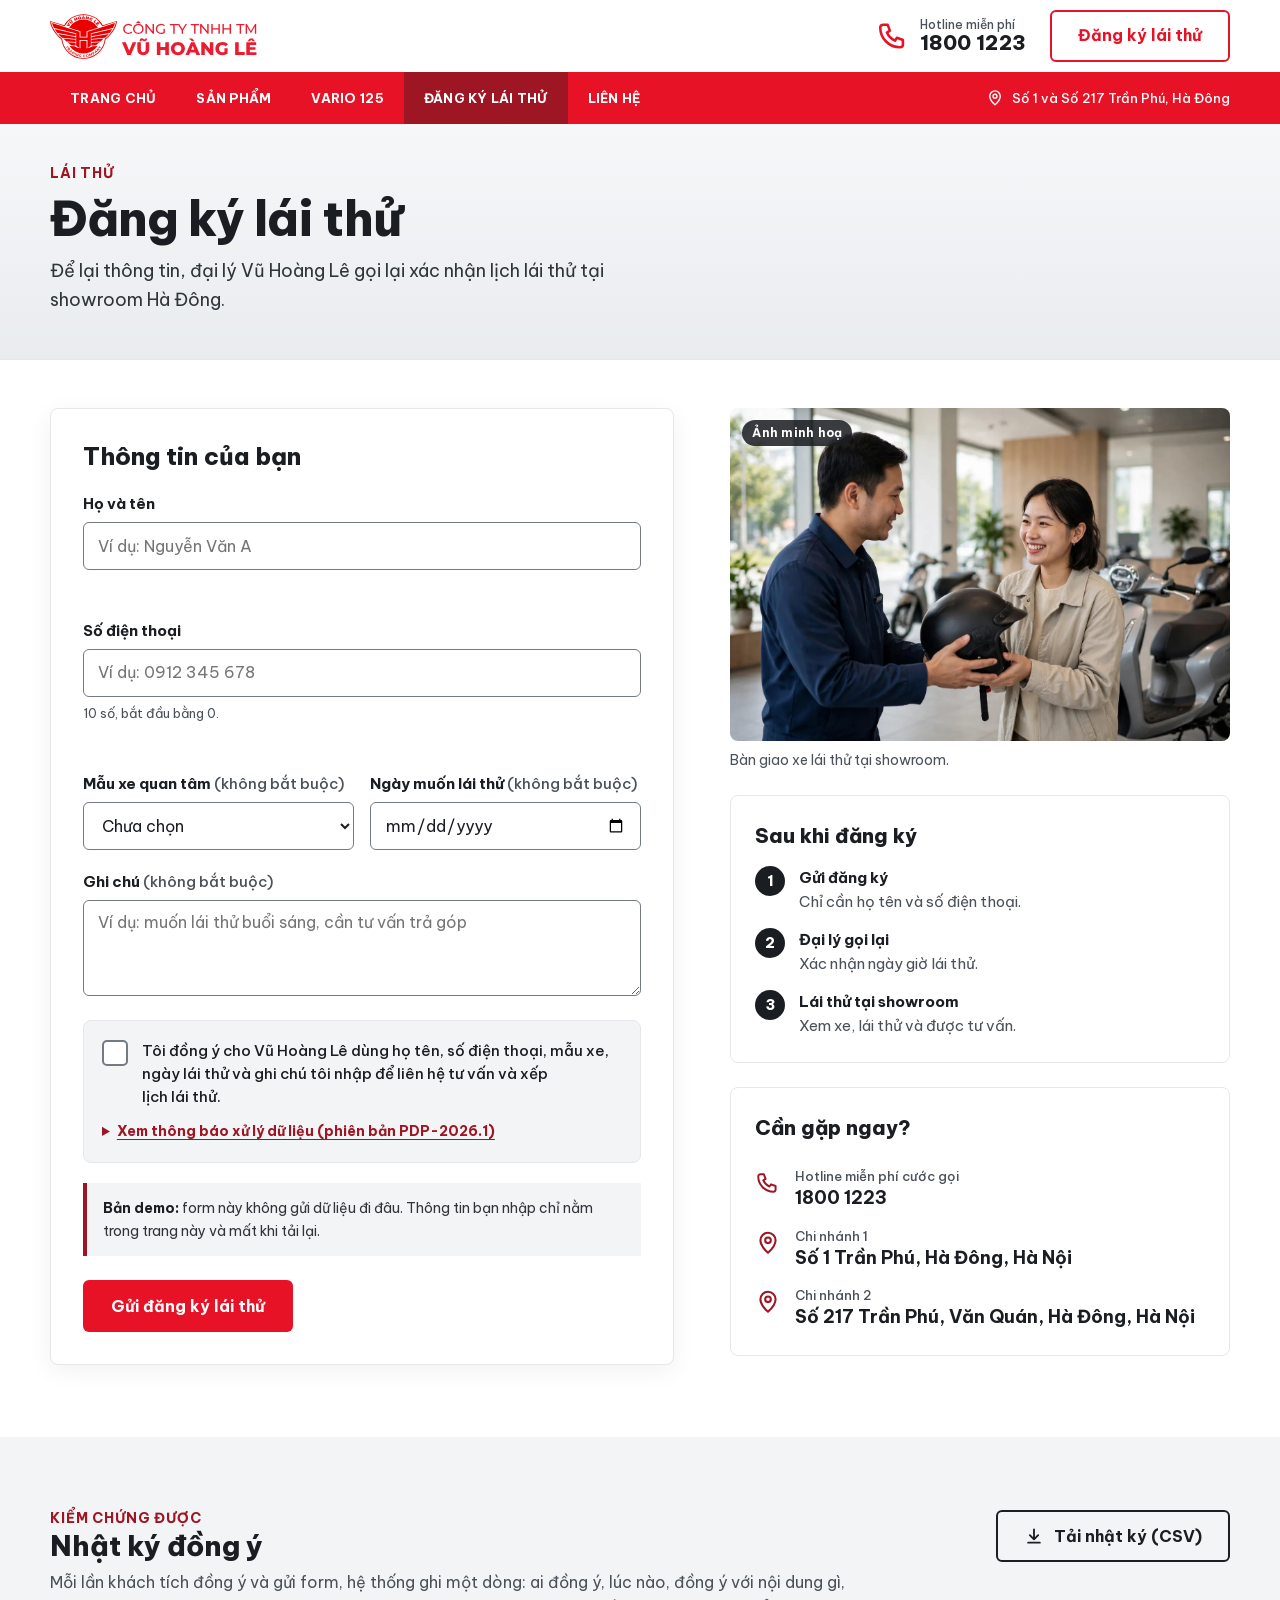
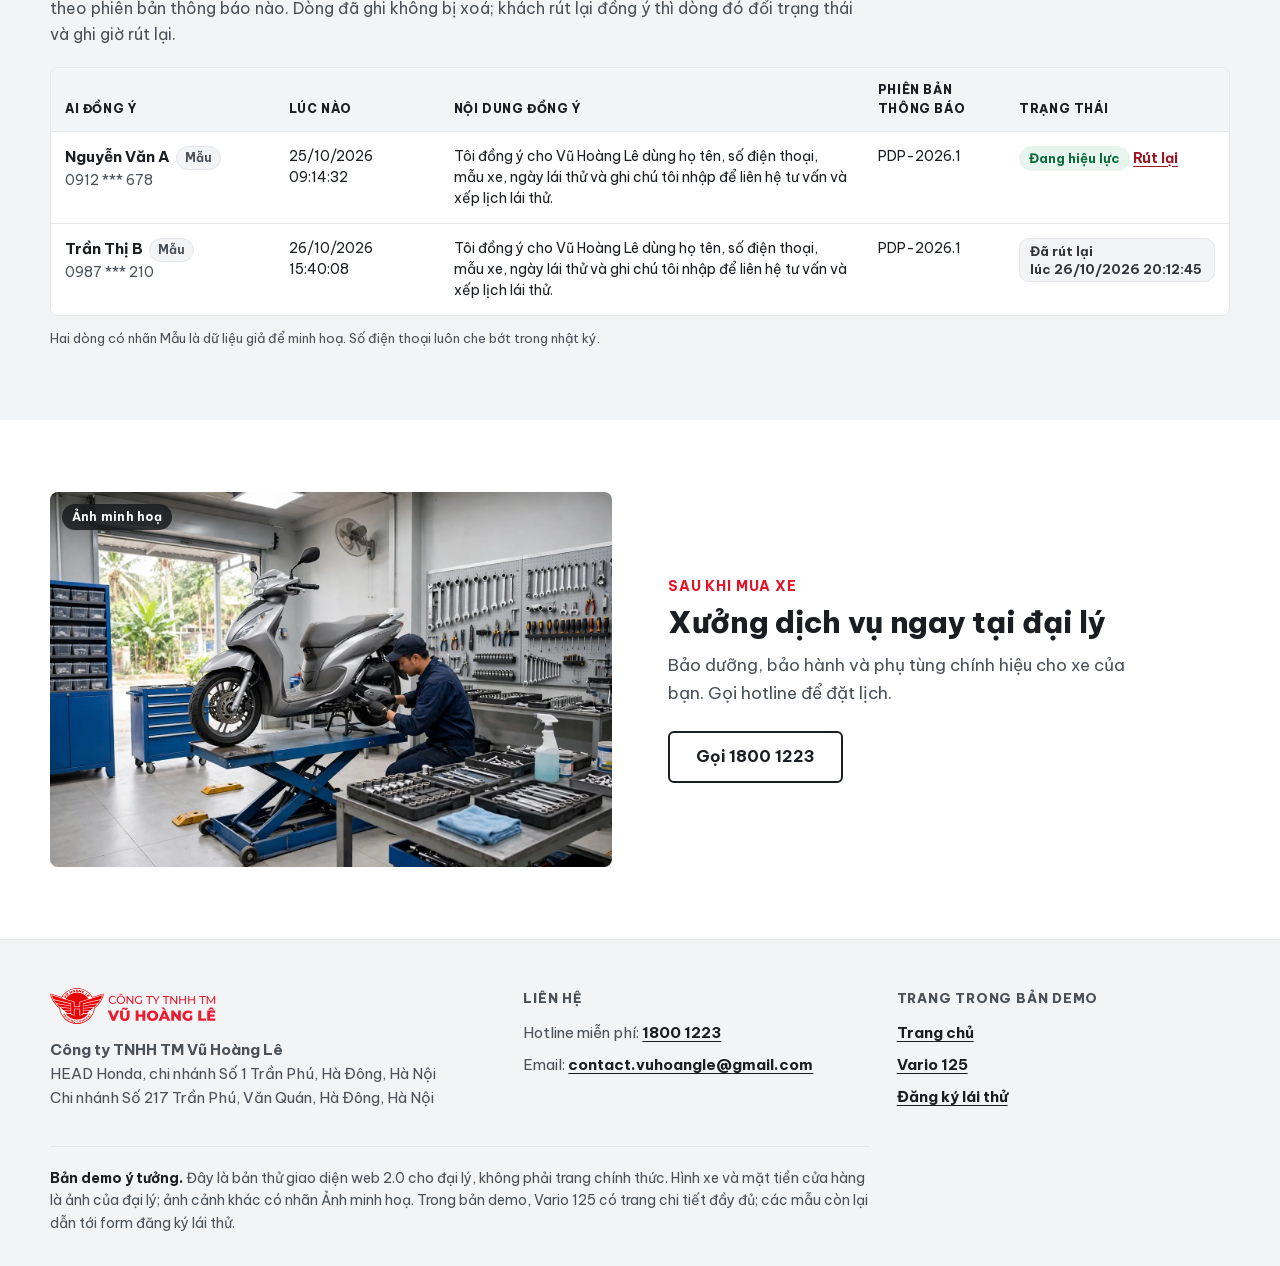
<file: test-ride.html>
<!doctype html>
<html lang="vi"><head><meta charset="utf-8">
<meta name="viewport" content="width=device-width,initial-scale=1">
<title>Đăng ký lái thử | Honda Vũ Hoàng Lê, bản demo ý tưởng</title>
<meta name="description" content="Đăng ký lái thử tại Honda Vũ Hoàng Lê, Hà Đông, kèm nhật ký đồng ý kiểm chứng được. Bản demo ý tưởng, không gửi dữ liệu đi đâu.">
<meta name="robots" content="noindex">
<meta name="theme-color" content="#e71226">
<meta property="og:type" content="website">
<meta property="og:locale" content="vi_VN">
<meta property="og:title" content="Đăng ký lái thử | Honda Vũ Hoàng Lê, bản demo ý tưởng">
<meta property="og:description" content="Đăng ký lái thử tại Honda Vũ Hoàng Lê, Hà Đông, kèm nhật ký đồng ý kiểm chứng được. Bản demo ý tưởng, không gửi dữ liệu đi đâu.">
<meta property="og:url" content="https://vuhoangle.ciaosoft.vn/test-ride.html">
<meta property="og:image" content="https://vuhoangle.ciaosoft.vn/img/og.jpg">
<meta property="og:image:width" content="1200">
<meta property="og:image:height" content="630">
<link rel="icon" href="favicon.svg" type="image/svg+xml">
<link rel="preload" href="fonts/bvp-400-latin.woff2" as="font" type="font/woff2" crossorigin>
<link rel="preload" href="fonts/bvp-800-latin.woff2" as="font" type="font/woff2" crossorigin>
<link rel="preload" href="fonts/bvp-400-vietnamese.woff2" as="font" type="font/woff2" crossorigin>
<link rel="preload" href="fonts/bvp-800-vietnamese.woff2" as="font" type="font/woff2" crossorigin>
<link rel="stylesheet" href="site.css">
<script>document.documentElement.className+=" js"</script>
</head>
<body>
<a class="skip" href="#main">Bỏ qua điều hướng</a>
<header>
  <div class="hd-top"><div class="wrap">
    <a class="logo" href="index.html"><img src="img/logo-vhl.svg" width="207" height="45" alt="Công ty TNHH TM Vũ Hoàng Lê, về trang chủ"></a>
    <div class="hd-right">
      <a class="hot" href="tel:18001223"><svg viewBox="0 0 24 24" fill="none" stroke="currentColor" stroke-width="1.8" stroke-linecap="round" stroke-linejoin="round" aria-hidden="true"><path d="M5 4h3.2l1.6 4.2-2.1 1.4a11 11 0 0 0 5.7 5.7l1.4-2.1L19 14.8V18a2 2 0 0 1-2 2A14 14 0 0 1 3 6a2 2 0 0 1 2-2z"/></svg><span><small>Hotline miễn&nbsp;phí</small><b>1800&nbsp;1223</b></span></a>
      <a class="btn btn-outline" href="test-ride.html">Đăng ký lái&nbsp;thử</a>
      <a class="hot-m" href="tel:18001223" aria-label="Gọi hotline 1800 1223"><svg viewBox="0 0 24 24" fill="none" stroke="currentColor" stroke-width="1.8" stroke-linecap="round" stroke-linejoin="round" aria-hidden="true"><path d="M5 4h3.2l1.6 4.2-2.1 1.4a11 11 0 0 0 5.7 5.7l1.4-2.1L19 14.8V18a2 2 0 0 1-2 2A14 14 0 0 1 3 6a2 2 0 0 1 2-2z"/></svg></a>
    </div>
  </div></div>
  <nav class="hd-nav" aria-label="Điều hướng chính"><div class="wrap">
    <ul class="nav-d"><li><a href="index.html">Trang&nbsp;chủ</a></li><li><a href="index.html#products">Sản phẩm</a></li><li><a href="vario-125.html">Vario&nbsp;125</a></li><li><a href="test-ride.html" aria-current="page">Đăng ký lái&nbsp;thử</a></li><li><a href="index.html#dealer">Liên hệ</a></li></ul>
    <details class="nav-m"><summary><svg viewBox="0 0 24 24" fill="none" stroke="currentColor" stroke-width="2.4" stroke-linecap="round" aria-hidden="true"><path d="M4 7h16M4 12h16M4 17h16"/></svg><span>Menu</span></summary><ul><li><a href="index.html">Trang&nbsp;chủ</a></li><li><a href="index.html#products">Sản phẩm</a></li><li><a href="vario-125.html">Vario&nbsp;125</a></li><li><a href="test-ride.html" aria-current="page">Đăng ký lái&nbsp;thử</a></li><li><a href="index.html#dealer">Liên hệ</a></li></ul></details>
    <span class="addr"><svg viewBox="0 0 24 24" fill="none" stroke="currentColor" stroke-width="1.9" stroke-linecap="round" stroke-linejoin="round" aria-hidden="true"><path d="M12 21s7-6.2 7-11.5A7 7 0 0 0 5 9.5C5 14.8 12 21 12 21z"/><circle cx="12" cy="9.5" r="2.6"/></svg>Số&nbsp;1 và Số&nbsp;217 Trần&nbsp;Phú,&nbsp;Hà&nbsp;Đông</span>
  </div></nav>
</header>

<main id="main">
  <section class="pg-head" aria-labelledby="ride-h"><div class="wrap">
    <p class="eyebrow">Lái&nbsp;thử</p>
    <h1 id="ride-h">Đăng ký lái&nbsp;thử</h1>
    <p class="lead">Để lại thông tin, đại&nbsp;lý Vũ&nbsp;Hoàng&nbsp;Lê gọi lại xác&nbsp;nhận lịch lái&nbsp;thử tại showroom&nbsp;Hà&nbsp;Đông.</p>
  </div></section>
  <section class="ride"><div class="wrap ride-in">
    <div class="a-form">
      <form class="form" id="ride-form" novalidate aria-labelledby="form-h">
        <h2 id="form-h">Thông tin của&nbsp;bạn</h2>
        <div class="fld"><label for="f-name">Họ và tên</label><input class="inp" id="f-name" name="name" type="text" autocomplete="name" maxlength="80" placeholder="Ví dụ: Nguyễn Văn A" aria-describedby="e-name"><p class="err" id="e-name">Vui lòng nhập họ&nbsp;và&nbsp;tên.</p></div>
        <div class="fld"><label for="f-phone">Số điện&nbsp;thoại</label><input class="inp" id="f-phone" name="phone" type="tel" inputmode="numeric" autocomplete="tel" maxlength="14" placeholder="Ví dụ: 0912 345 678" aria-describedby="h-phone e-phone"><p class="hint" id="h-phone">10 số, bắt đầu&nbsp;bằng&nbsp;0.</p><p class="err" id="e-phone">Số điện&nbsp;thoại gồm 10 số, bắt đầu&nbsp;bằng&nbsp;0.</p></div>
        <div class="two">
          <div class="fld"><label for="f-model">Mẫu xe quan tâm <span class="opt">(không bắt&nbsp;buộc)</span></label><select class="inp" id="f-model" name="model"><option value="">Chưa chọn</option><optgroup label="Xe Tay Ga"><option value="vario-125">Vario 125</option><option value="vario-160">Vario 160</option><option value="vision-2026">Vision</option><option value="lead-2026">LEAD</option><option value="air-blade-2026">Air Blade</option><option value="sh-mode-125">SH Mode 125cc</option><option value="sh125i-160i">SH125i/160i</option></optgroup><optgroup label="Xe Số"><option value="super-cub-c125">Super Cub C125</option><option value="wave-alpha-classic">Wave Alpha Cổ Điển</option><option value="wave-alpha-110">Wave Alpha 110cc</option><option value="wave-rsx-fi">Wave RSX FI</option><option value="blade-110">Blade 110cc</option><option value="future-125">Future 125cc</option></optgroup><optgroup label="Xe Côn Tay"><option value="cbr150r">CBR150R</option><option value="winner-r-150">Winner R 150cc</option></optgroup><optgroup label="Xe Phân Khối Lớn"><option value="cb350-hness">CB350 H&#x27;ness</option><option value="adv350">ADV350</option><option value="sh350">SH350</option></optgroup><optgroup label="Xe Điện"><option value="uc3">UC3</option><option value="cuv-e">CUV e</option><option value="icon-e">ICON e</option></optgroup></select></div>
          <div class="fld"><label for="f-date">Ngày muốn lái&nbsp;thử <span class="opt">(không bắt&nbsp;buộc)</span></label><input class="inp" id="f-date" name="date" type="date"></div>
        </div>
        <div class="fld"><label for="f-note">Ghi chú <span class="opt">(không bắt&nbsp;buộc)</span></label><textarea class="inp" id="f-note" name="note" rows="3" maxlength="300" placeholder="Ví dụ: muốn lái thử buổi sáng, cần tư vấn trả góp"></textarea></div>

        <div class="consent" id="consent-box">
          <label class="chk" for="f-consent"><input id="f-consent" name="consent" type="checkbox" aria-describedby="e-consent"><span class="box"><svg viewBox="0 0 24 24" fill="none" stroke="currentColor" stroke-width="3.2" stroke-linecap="round" stroke-linejoin="round" aria-hidden="true"><path d="m5 12.5 4.5 4.5L19 7.5"/></svg></span><span class="t">Tôi đồng&nbsp;ý cho Vũ&nbsp;Hoàng&nbsp;Lê dùng họ tên, số điện&nbsp;thoại, mẫu xe, ngày lái&nbsp;thử và ghi chú tôi nhập để liên hệ tư&nbsp;vấn và xếp lịch&nbsp;lái&nbsp;thử.</span></label>
          <p class="err" id="e-consent">Cần tích ô đồng&nbsp;ý trước khi gửi&nbsp;đăng&nbsp;ký.</p>
          <details class="notice"><summary>Xem thông báo xử lý dữ&nbsp;liệu (phiên bản PDP-2026.1)</summary>
            <ul><li>Mục đích: liên hệ tư&nbsp;vấn và xếp lịch&nbsp;lái&nbsp;thử.</li><li>Dữ&nbsp;liệu thu thập: họ tên, số điện&nbsp;thoại, mẫu xe, ngày lái&nbsp;thử,&nbsp;ghi&nbsp;chú.</li><li>Ô đồng&nbsp;ý để trống mặc định; im lặng không được tính là&nbsp;đồng&nbsp;ý.</li><li>Bạn có thể rút lại đồng&nbsp;ý bất cứ lúc nào bằng cách gửi email tới contact.vuhoangle@<wbr>gmail.com hoặc gọi&nbsp;1800&nbsp;1223.</li></ul>
          </details>
        </div>
        <p class="demo-box"><b>Bản demo:</b> form này không gửi dữ&nbsp;liệu đi đâu. Thông tin bạn nhập chỉ nằm trong trang này và mất khi&nbsp;tải&nbsp;lại.</p>
        <p class="summary" id="summary" role="alert"></p>
        <div class="submit"><button class="btn btn-red" type="submit" id="submit-btn">Gửi đăng ký lái&nbsp;thử</button></div>
        <noscript><p class="demo-box">Form cần bật JavaScript để chạy trong&nbsp;bản&nbsp;demo.</p></noscript>
      </form>
      <div class="ok" id="ok-box" role="status" tabindex="-1">
        <h2>Đã ghi&nbsp;nhận đăng ký&nbsp;(bản&nbsp;demo)</h2>
        <p>Đại&nbsp;lý sẽ gọi lại số điện&nbsp;thoại bên dưới để xác&nbsp;nhận lịch&nbsp;lái&nbsp;thử.</p>
        <dl id="ok-dl"></dl>
        <p>Dữ&nbsp;liệu không rời khỏi trình duyệt này. Dòng đồng&nbsp;ý vừa ghi nằm đầu <a class="lnk" href="#consent-log">nhật&nbsp;ký đồng&nbsp;ý</a>.</p>
        <div class="acts"><button class="btn btn-ghost" type="button" id="again-btn">Đăng ký thêm</button></div>
      </div>
    </div>

    <aside class="a-aside" aria-label="Thông tin thêm">
      <div><div class="fig ph3"><img src="img/scenes/handover.webp" width="1440" height="960" alt="Nhân viên đại lý bàn giao mũ bảo hiểm cho khách bên cạnh xe tay ga (ảnh minh hoạ)" loading="lazy" decoding="async"><span class="chip-ill">Ảnh minh&nbsp;hoạ</span></div><p class="cap-img">Bàn giao xe lái&nbsp;thử&nbsp;tại&nbsp;showroom.</p></div>
      <div class="side-card"><h2>Sau khi đăng&nbsp;ký</h2><ol class="steps"><li><div><b>Gửi đăng&nbsp;ký</b><span>Chỉ cần họ tên và số&nbsp;điện&nbsp;thoại.</span></div></li><li><div><b>Đại&nbsp;lý gọi&nbsp;lại</b><span>Xác&nbsp;nhận ngày giờ&nbsp;lái&nbsp;thử.</span></div></li><li><div><b>Lái&nbsp;thử tại&nbsp;showroom</b><span>Xem xe, lái&nbsp;thử và được&nbsp;tư&nbsp;vấn.</span></div></li></ol></div>
      <div class="side-card"><h2>Cần gặp&nbsp;ngay?</h2><ul class="info"><li><svg viewBox="0 0 24 24" fill="none" stroke="currentColor" stroke-width="1.8" stroke-linecap="round" stroke-linejoin="round" aria-hidden="true"><path d="M5 4h3.2l1.6 4.2-2.1 1.4a11 11 0 0 0 5.7 5.7l1.4-2.1L19 14.8V18a2 2 0 0 1-2 2A14 14 0 0 1 3 6a2 2 0 0 1 2-2z"/></svg><div><small>Hotline miễn phí&nbsp;cước&nbsp;gọi</small><a href="tel:18001223">1800&nbsp;1223</a></div></li><li><svg viewBox="0 0 24 24" fill="none" stroke="currentColor" stroke-width="1.9" stroke-linecap="round" stroke-linejoin="round" aria-hidden="true"><path d="M12 21s7-6.2 7-11.5A7 7 0 0 0 5 9.5C5 14.8 12 21 12 21z"/><circle cx="12" cy="9.5" r="2.6"/></svg><div><small>Chi nhánh&nbsp;1</small><b>Số&nbsp;1 Trần&nbsp;Phú, Hà&nbsp;Đông,&nbsp;Hà&nbsp;Nội</b></div></li><li><svg viewBox="0 0 24 24" fill="none" stroke="currentColor" stroke-width="1.9" stroke-linecap="round" stroke-linejoin="round" aria-hidden="true"><path d="M12 21s7-6.2 7-11.5A7 7 0 0 0 5 9.5C5 14.8 12 21 12 21z"/><circle cx="12" cy="9.5" r="2.6"/></svg><div><small>Chi nhánh&nbsp;2</small><b>Số&nbsp;217 Trần&nbsp;Phú, Văn&nbsp;Quán, Hà&nbsp;Đông,&nbsp;Hà&nbsp;Nội</b></div></li></ul></div>
    </aside>
  </div></section>

  <section class="sec soft log-sec" id="consent-log" aria-labelledby="log-h"><div class="wrap">
    <div class="log-h"><div><p class="eyebrow">Kiểm&nbsp;chứng&nbsp;được</p><h2 id="log-h">Nhật&nbsp;ký đồng&nbsp;ý</h2></div><button class="btn btn-ghost" type="button" id="csv-btn"><svg viewBox="0 0 24 24" fill="none" stroke="currentColor" stroke-width="2.2" stroke-linecap="round" stroke-linejoin="round" aria-hidden="true"><path d="M12 4v11M7 11l5 5 5-5M5 20h14"/></svg>Tải nhật&nbsp;ký (CSV)</button></div>
    <p class="lead">Mỗi lần khách tích đồng&nbsp;ý và gửi form, hệ thống ghi một dòng: ai đồng&nbsp;ý, lúc nào, đồng&nbsp;ý với nội dung gì, theo phiên bản thông báo nào. Dòng đã ghi không bị xoá; khách rút lại đồng&nbsp;ý thì dòng đó đổi trạng thái và ghi giờ&nbsp;rút&nbsp;lại.</p>
    <div class="tw"><table class="log" id="log"><caption class="sr">Nhật&nbsp;ký đồng&nbsp;ý</caption>
      <thead><tr><th scope="col">Ai đồng&nbsp;ý</th><th scope="col">Lúc nào</th><th scope="col">Nội dung đồng&nbsp;ý</th><th scope="col">Phiên bản thông&nbsp;báo</th><th scope="col">Trạng thái</th></tr></thead>
      <tbody id="log-body"><tr data-id="s1" data-who="Nguyễn Văn A" data-phone="0912 *** 678" data-at="25/10/2026 09:14:32" data-ver="PDP-2026.1" data-state="active" data-off="" data-sample="1"><td data-label="Ai đồng ý"><b>Nguyễn Văn A<span class="badge">Mẫu</span></b><span class="ph">0912 ***&nbsp;678</span></td><td data-label="Lúc nào">25/10/2026 09:14:32</td><td data-label="Nội dung đồng ý">Tôi đồng&nbsp;ý cho Vũ&nbsp;Hoàng&nbsp;Lê dùng họ tên, số điện&nbsp;thoại, mẫu xe, ngày lái&nbsp;thử và ghi chú tôi nhập để liên hệ tư&nbsp;vấn và xếp lịch&nbsp;lái&nbsp;thử.</td><td data-label="Phiên bản thông báo">PDP-2026.1</td><td data-label="Trạng thái"><span class="st st-ok">Đang hiệu&nbsp;lực</span> <button class="lnk" type="button" data-act="withdraw">Rút lại</button></td></tr><tr data-id="s2" data-who="Trần Thị B" data-phone="0987 *** 210" data-at="26/10/2026 15:40:08" data-ver="PDP-2026.1" data-state="withdrawn" data-off="26/10/2026 20:12:45" data-sample="1"><td data-label="Ai đồng ý"><b>Trần Thị B<span class="badge">Mẫu</span></b><span class="ph">0987 ***&nbsp;210</span></td><td data-label="Lúc nào">26/10/2026 15:40:08</td><td data-label="Nội dung đồng ý">Tôi đồng&nbsp;ý cho Vũ&nbsp;Hoàng&nbsp;Lê dùng họ tên, số điện&nbsp;thoại, mẫu xe, ngày lái&nbsp;thử và ghi chú tôi nhập để liên hệ tư&nbsp;vấn và xếp lịch&nbsp;lái&nbsp;thử.</td><td data-label="Phiên bản thông báo">PDP-2026.1</td><td data-label="Trạng thái"><span class="st st-off">Đã rút lại lúc&nbsp;26/10/2026&nbsp;20:12:45</span></td></tr></tbody></table></div>
    <p class="hint">Hai dòng có nhãn Mẫu là dữ&nbsp;liệu giả để minh hoạ. Số điện&nbsp;thoại luôn che bớt trong&nbsp;nhật&nbsp;ký.</p>
  </div></section>

  <section class="sec" aria-labelledby="svc-h"><div class="wrap svc-in">
    <div class="fig ph3"><img src="img/scenes/workshop.webp" width="1440" height="960" alt="Xưởng dịch vụ xe máy, kỹ thuật viên làm việc trên xe tay ga (ảnh minh hoạ)" loading="lazy" decoding="async"><span class="chip-ill">Ảnh minh&nbsp;hoạ</span></div>
    <div><p class="eyebrow">Sau khi mua&nbsp;xe</p><h2 id="svc-h">Xưởng dịch vụ ngay tại&nbsp;đại&nbsp;lý</h2>
    <p class="lead">Bảo dưỡng, bảo hành và phụ tùng chính&nbsp;hiệu cho xe của bạn. Gọi hotline để&nbsp;đặt&nbsp;lịch.</p>
    <div class="dl-cta"><a class="btn btn-ghost" href="tel:18001223">Gọi 1800&nbsp;1223</a></div></div>
  </div></section>
</main>
<footer class="ft"><div class="wrap">
  <div class="ft-grid">
    <div><img src="img/logo-vhl.svg" width="166" height="36" alt="Vũ Hoàng Lê" loading="lazy"><p class="ft-name">Công ty TNHH TM Vũ&nbsp;Hoàng&nbsp;Lê</p><p>HEAD Honda, chi nhánh Số&nbsp;1 Trần&nbsp;Phú, Hà&nbsp;Đông,&nbsp;Hà&nbsp;Nội</p><p>Chi nhánh Số&nbsp;217 Trần&nbsp;Phú, Văn&nbsp;Quán, Hà&nbsp;Đông,&nbsp;Hà&nbsp;Nội</p></div>
    <div><p class="ft-h">Liên hệ</p><ul><li>Hotline miễn phí: <a href="tel:18001223">1800&nbsp;1223</a></li><li>Email: <a href="mailto:contact.vuhoangle@gmail.com">contact.vuhoangle@<wbr>gmail.com</a></li></ul></div>
    <div><p class="ft-h">Trang trong bản&nbsp;demo</p><ul><li><a href="index.html">Trang&nbsp;chủ</a></li><li><a href="vario-125.html">Vario&nbsp;125</a></li><li><a href="test-ride.html">Đăng ký lái&nbsp;thử</a></li></ul></div>
  </div>
  <p class="ft-demo"><b>Bản demo ý&nbsp;tưởng.</b> Đây là bản thử giao diện web 2.0 cho đại&nbsp;lý, không phải trang chính thức. Hình xe và mặt tiền cửa hàng là ảnh của đại&nbsp;lý; ảnh cảnh khác có nhãn Ảnh minh hoạ. Trong bản demo, Vario&nbsp;125 có trang chi tiết đầy đủ; các mẫu còn lại dẫn tới form đăng ký&nbsp;lái&nbsp;thử.</p>
</div></footer>
<script src="site.js" defer></script>
</body></html>
</file>
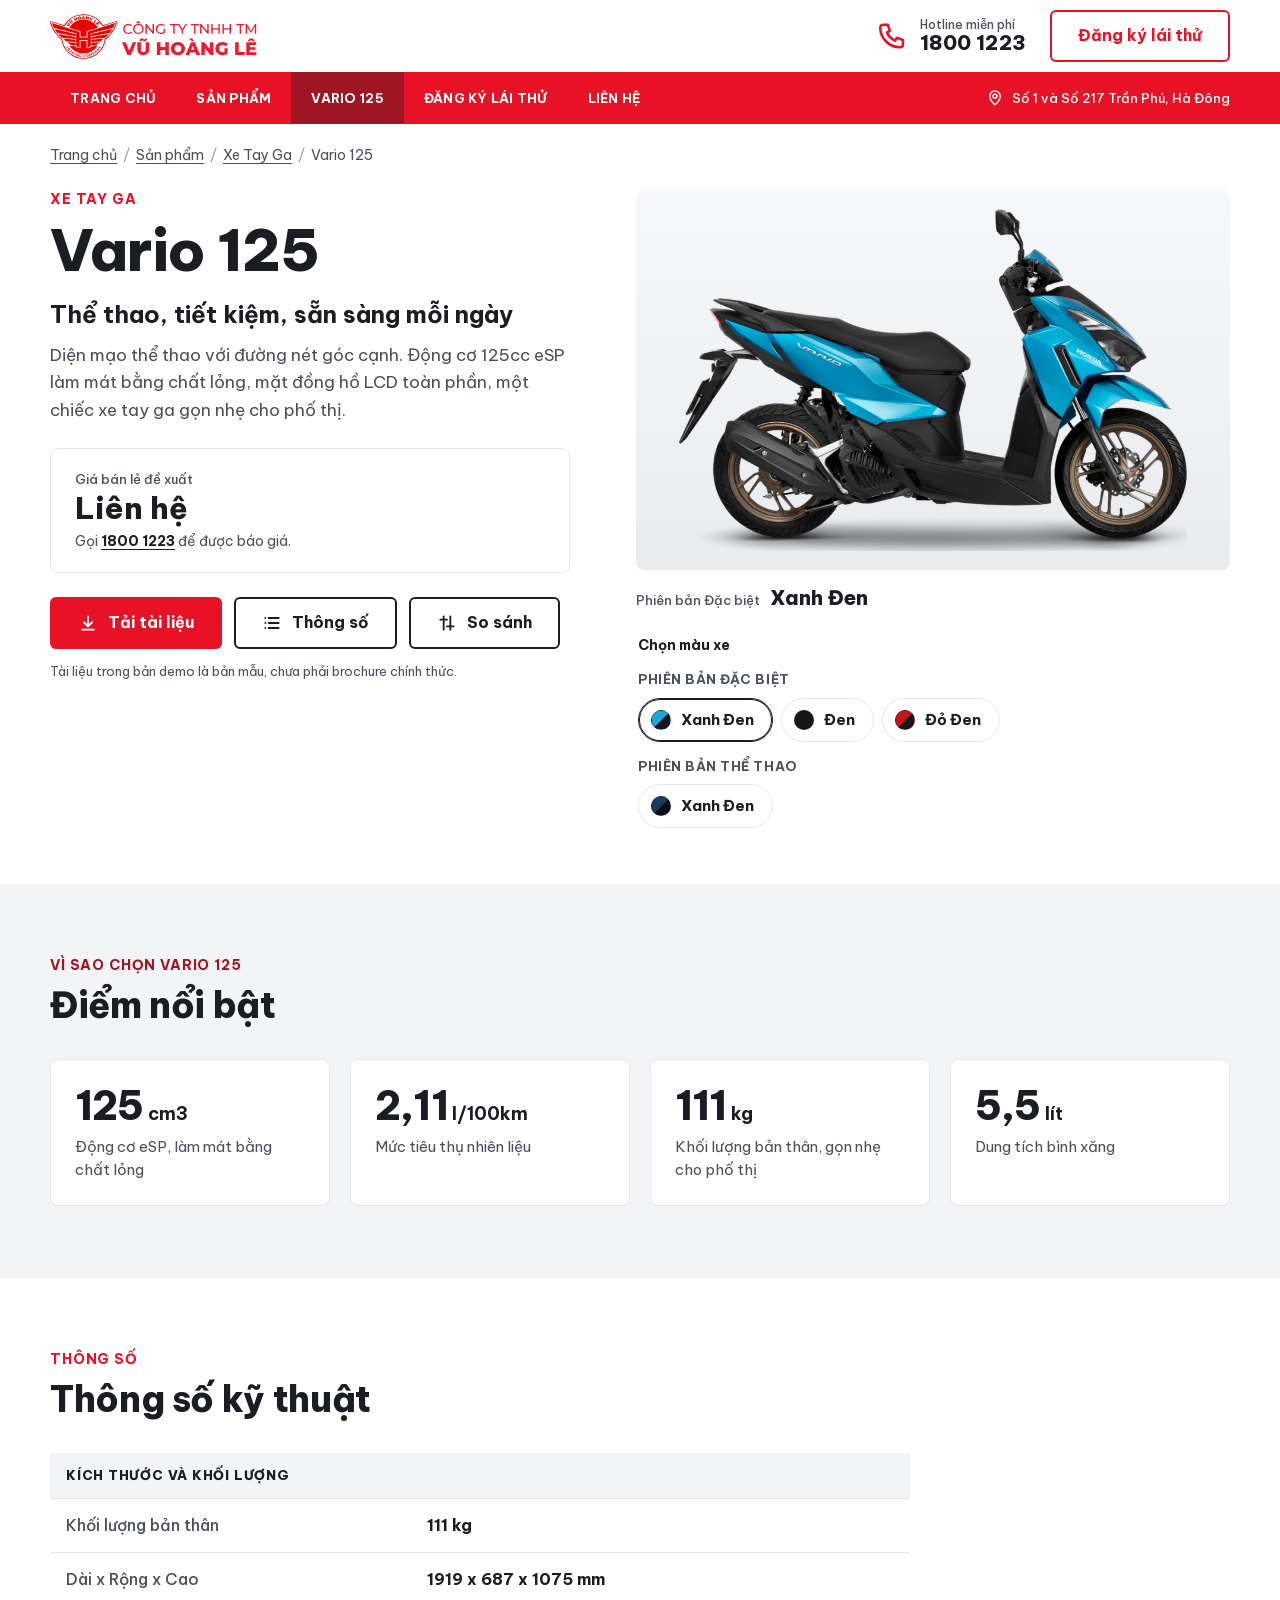
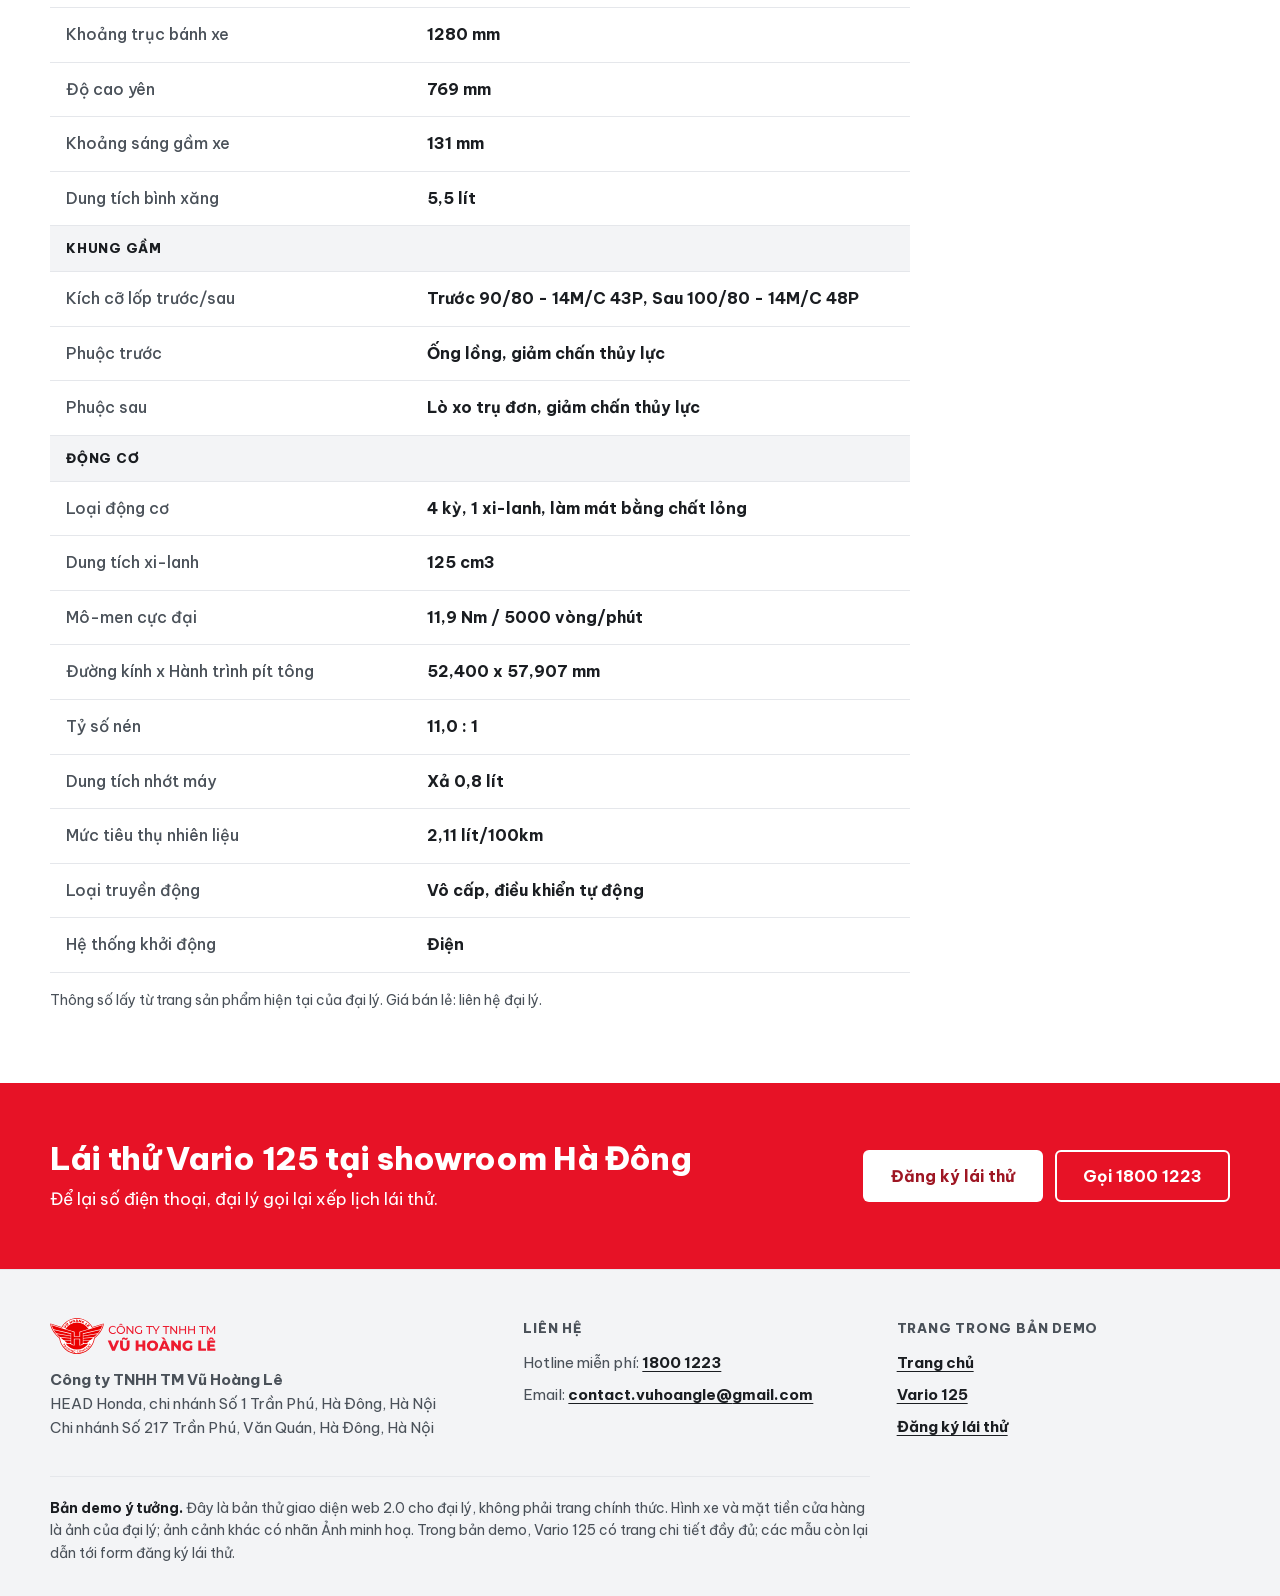
<file: vario-125.html>
<!doctype html>
<html lang="vi"><head><meta charset="utf-8">
<meta name="viewport" content="width=device-width,initial-scale=1">
<title>Vario 125 | Honda Vũ Hoàng Lê, bản demo ý tưởng</title>
<meta name="description" content="Vario 125 tại Honda Vũ Hoàng Lê: chọn màu theo tên, thông số kỹ thuật, đăng ký lái thử. Bản demo ý tưởng.">
<meta name="robots" content="noindex">
<meta name="theme-color" content="#e71226">
<meta property="og:type" content="website">
<meta property="og:locale" content="vi_VN">
<meta property="og:title" content="Vario 125 | Honda Vũ Hoàng Lê, bản demo ý tưởng">
<meta property="og:description" content="Vario 125 tại Honda Vũ Hoàng Lê: chọn màu theo tên, thông số kỹ thuật, đăng ký lái thử. Bản demo ý tưởng.">
<meta property="og:url" content="https://vuhoangle.ciaosoft.vn/vario-125.html">
<meta property="og:image" content="https://vuhoangle.ciaosoft.vn/img/og.jpg">
<meta property="og:image:width" content="1200">
<meta property="og:image:height" content="630">
<link rel="icon" href="favicon.svg" type="image/svg+xml">
<link rel="preload" href="fonts/bvp-400-latin.woff2" as="font" type="font/woff2" crossorigin>
<link rel="preload" href="fonts/bvp-800-latin.woff2" as="font" type="font/woff2" crossorigin>
<link rel="preload" href="fonts/bvp-400-vietnamese.woff2" as="font" type="font/woff2" crossorigin>
<link rel="preload" href="fonts/bvp-800-vietnamese.woff2" as="font" type="font/woff2" crossorigin>
<link rel="stylesheet" href="site.css">
<script>document.documentElement.className+=" js"</script>
</head>
<body>
<a class="skip" href="#main">Bỏ qua điều hướng</a>
<header>
  <div class="hd-top"><div class="wrap">
    <a class="logo" href="index.html"><img src="img/logo-vhl.svg" width="207" height="45" alt="Công ty TNHH TM Vũ Hoàng Lê, về trang chủ"></a>
    <div class="hd-right">
      <a class="hot" href="tel:18001223"><svg viewBox="0 0 24 24" fill="none" stroke="currentColor" stroke-width="1.8" stroke-linecap="round" stroke-linejoin="round" aria-hidden="true"><path d="M5 4h3.2l1.6 4.2-2.1 1.4a11 11 0 0 0 5.7 5.7l1.4-2.1L19 14.8V18a2 2 0 0 1-2 2A14 14 0 0 1 3 6a2 2 0 0 1 2-2z"/></svg><span><small>Hotline miễn&nbsp;phí</small><b>1800&nbsp;1223</b></span></a>
      <a class="btn btn-outline" href="test-ride.html">Đăng ký lái&nbsp;thử</a>
      <a class="hot-m" href="tel:18001223" aria-label="Gọi hotline 1800 1223"><svg viewBox="0 0 24 24" fill="none" stroke="currentColor" stroke-width="1.8" stroke-linecap="round" stroke-linejoin="round" aria-hidden="true"><path d="M5 4h3.2l1.6 4.2-2.1 1.4a11 11 0 0 0 5.7 5.7l1.4-2.1L19 14.8V18a2 2 0 0 1-2 2A14 14 0 0 1 3 6a2 2 0 0 1 2-2z"/></svg></a>
    </div>
  </div></div>
  <nav class="hd-nav" aria-label="Điều hướng chính"><div class="wrap">
    <ul class="nav-d"><li><a href="index.html">Trang&nbsp;chủ</a></li><li><a href="index.html#products">Sản phẩm</a></li><li><a href="vario-125.html" aria-current="page">Vario&nbsp;125</a></li><li><a href="test-ride.html">Đăng ký lái&nbsp;thử</a></li><li><a href="index.html#dealer">Liên hệ</a></li></ul>
    <details class="nav-m"><summary><svg viewBox="0 0 24 24" fill="none" stroke="currentColor" stroke-width="2.4" stroke-linecap="round" aria-hidden="true"><path d="M4 7h16M4 12h16M4 17h16"/></svg><span>Menu</span></summary><ul><li><a href="index.html">Trang&nbsp;chủ</a></li><li><a href="index.html#products">Sản phẩm</a></li><li><a href="vario-125.html" aria-current="page">Vario&nbsp;125</a></li><li><a href="test-ride.html">Đăng ký lái&nbsp;thử</a></li><li><a href="index.html#dealer">Liên hệ</a></li></ul></details>
    <span class="addr"><svg viewBox="0 0 24 24" fill="none" stroke="currentColor" stroke-width="1.9" stroke-linecap="round" stroke-linejoin="round" aria-hidden="true"><path d="M12 21s7-6.2 7-11.5A7 7 0 0 0 5 9.5C5 14.8 12 21 12 21z"/><circle cx="12" cy="9.5" r="2.6"/></svg>Số&nbsp;1 và Số&nbsp;217 Trần&nbsp;Phú,&nbsp;Hà&nbsp;Đông</span>
  </div></nav>
</header>

<main id="main">
  <nav class="crumb" aria-label="Đường dẫn"><div class="wrap"><ol><li><a href="index.html">Trang&nbsp;chủ</a></li><li><a href="index.html#products">Sản phẩm</a></li><li><a href="index.html#group-scooter">Xe Tay Ga</a></li><li aria-current="page">Vario&nbsp;125</li></ol></div></nav>
  <section class="mh" aria-label="Vario 125">
    <div class="wrap mh-in">
      <div class="mh-text">
        <div class="mh-head">
        <p class="eyebrow">Xe Tay&nbsp;Ga</p>
        <h1>Vario&nbsp;125</h1>
        <p class="benefit">Thể thao, tiết kiệm, sẵn sàng&nbsp;mỗi&nbsp;ngày</p>
        <p class="desc">Diện mạo thể thao với đường nét góc cạnh. Động cơ 125cc eSP làm mát bằng chất lỏng, mặt đồng hồ LCD toàn phần, một chiếc xe tay ga gọn nhẹ cho&nbsp;phố&nbsp;thị.</p>
        </div>
        <div class="mh-buy">
        <div class="pricebox"><small>Giá bán lẻ&nbsp;đề&nbsp;xuất</small><b>Liên hệ</b><p>Gọi <a href="tel:18001223">1800&nbsp;1223</a> để được&nbsp;báo&nbsp;giá.</p></div>
        <div class="acts">
          <a class="btn btn-red" href="vario-125-sample-brochure.txt" download><svg viewBox="0 0 24 24" fill="none" stroke="currentColor" stroke-width="2.2" stroke-linecap="round" stroke-linejoin="round" aria-hidden="true"><path d="M12 4v11M7 11l5 5 5-5M5 20h14"/></svg>Tải&nbsp;tài&nbsp;liệu</a>
          <a class="btn btn-ghost" href="#specs"><svg viewBox="0 0 24 24" fill="none" stroke="currentColor" stroke-width="2.2" stroke-linecap="round" stroke-linejoin="round" aria-hidden="true"><path d="M8 6h12M8 12h12M8 18h12M4 6h.01M4 12h.01M4 18h.01"/></svg>Thông&nbsp;số</a>
          <button class="btn btn-ghost" type="button" id="cmp-btn" aria-expanded="false" aria-controls="compare"><svg viewBox="0 0 24 24" fill="none" stroke="currentColor" stroke-width="2.2" stroke-linecap="round" stroke-linejoin="round" aria-hidden="true"><path d="M8 4v16M16 4v16M4 8h8M12 16h8"/></svg>So&nbsp;sánh</button>
        </div>
        <p class="acts-note">Tài liệu trong bản demo là bản mẫu, chưa phải brochure&nbsp;chính&nbsp;thức.</p>
        </div>
      </div>
      <div class="mh-media">
        <div class="stage"><img class="shot s-blue-black" src="img/vario/vario-125-blue-black.webp" width="1000" height="640" alt="Honda Vario 125 Phiên bản Đặc biệt, màu Xanh Đen"><img class="shot s-black" src="img/vario/vario-125-black.webp" width="1000" height="640" alt="Honda Vario 125 Phiên bản Đặc biệt, màu Đen"><img class="shot s-red-black" src="img/vario/vario-125-red-black.webp" width="1000" height="640" alt="Honda Vario 125 Phiên bản Đặc biệt, màu Đỏ Đen"><div class="shot-ph s-sport-blue-black"><svg viewBox="0 0 24 24" fill="none" stroke="currentColor" stroke-width="1.6" stroke-linecap="round" stroke-linejoin="round" aria-hidden="true"><rect x="3" y="3" width="18" height="18" rx="2"/><circle cx="9" cy="9" r="2"/><path d="m21 15-3.1-3.1a2 2 0 0 0-2.8 0L6 21"/></svg><b>Ảnh đang được&nbsp;cập&nbsp;nhật</b><span>Phiên bản Thể Thao, màu Xanh Đen. Ảnh thật của đại&nbsp;lý sẽ được thêm&nbsp;khi&nbsp;có.</span></div></div>
        <div aria-live="polite"><div class="cap c-blue-black"><small>Phiên bản Đặc&nbsp;biệt</small><b>Xanh Đen</b></div><div class="cap c-black"><small>Phiên bản Đặc&nbsp;biệt</small><b>Đen</b></div><div class="cap c-red-black"><small>Phiên bản Đặc&nbsp;biệt</small><b>Đỏ Đen</b></div><div class="cap c-sport-blue-black"><small>Phiên bản Thể&nbsp;Thao</small><b>Xanh Đen</b></div></div>
        <fieldset class="picker"><legend>Chọn màu xe</legend><div class="ver"><h3>Phiên bản Đặc&nbsp;biệt</h3><div class="sws"><input class="rd" type="radio" name="color" id="color-blue-black" value="blue-black" checked><label class="sw" for="color-blue-black"><i class="dot" style="background:linear-gradient(135deg,#1fa5d4 50%,#15171a 50%)"></i>Xanh Đen</label><input class="rd" type="radio" name="color" id="color-black" value="black"><label class="sw" for="color-black"><i class="dot" style="background:#15171a"></i>Đen</label><input class="rd" type="radio" name="color" id="color-red-black" value="red-black"><label class="sw" for="color-red-black"><i class="dot" style="background:linear-gradient(135deg,#c4161c 50%,#15171a 50%)"></i>Đỏ Đen</label></div></div><div class="ver"><h3>Phiên bản Thể&nbsp;Thao</h3><div class="sws"><input class="rd" type="radio" name="color" id="color-sport-blue-black" value="sport-blue-black"><label class="sw" for="color-sport-blue-black"><i class="dot" style="background:linear-gradient(135deg,#1c3a5c 50%,#0a0f16 50%)"></i>Xanh Đen</label></div></div></fieldset>
      </div>
    </div>
  </section>

  <section class="sec soft" aria-labelledby="hl-h">
    <div class="wrap"><div class="sec-head"><p class="eyebrow">Vì sao chọn&nbsp;Vario&nbsp;125</p><h2 id="hl-h">Điểm nổi&nbsp;bật</h2></div>
    <div class="stats"><div class="stat"><b>125<span>cm3</span></b><p>Động cơ eSP, làm mát bằng chất&nbsp;lỏng</p></div><div class="stat"><b>2,11<span>l/100km</span></b><p>Mức tiêu thụ nhiên&nbsp;liệu</p></div><div class="stat"><b>111<span>kg</span></b><p>Khối lượng bản thân, gọn nhẹ cho phố&nbsp;thị</p></div><div class="stat"><b>5,5<span>lít</span></b><p>Dung tích bình&nbsp;xăng</p></div></div></div>
  </section>

  <section class="sec" id="specs" aria-labelledby="spec-h">
    <div class="wrap">
      <div class="sec-head"><p class="eyebrow">Thông&nbsp;số</p><h2 id="spec-h">Thông&nbsp;số kỹ&nbsp;thuật</h2></div>
      <div class="spec-wrap"><table class="spec"><caption class="sr">Thông&nbsp;số kỹ&nbsp;thuật Vario&nbsp;125</caption><tbody><tr class="g"><th colspan="2" scope="colgroup">Kích thước và&nbsp;khối&nbsp;lượng</th></tr><tr><th scope="row">Khối lượng bản&nbsp;thân</th><td>111&nbsp;kg</td></tr><tr><th scope="row">Dài x Rộng&nbsp;x&nbsp;Cao</th><td>1919&nbsp;x&nbsp;687&nbsp;x&nbsp;1075&nbsp;mm</td></tr><tr><th scope="row">Khoảng trục bánh&nbsp;xe</th><td>1280&nbsp;mm</td></tr><tr><th scope="row">Độ cao&nbsp;yên</th><td>769&nbsp;mm</td></tr><tr><th scope="row">Khoảng sáng gầm&nbsp;xe</th><td>131&nbsp;mm</td></tr><tr><th scope="row">Dung tích bình&nbsp;xăng</th><td>5,5&nbsp;lít</td></tr><tr class="g"><th colspan="2" scope="colgroup">Khung gầm</th></tr><tr><th scope="row">Kích cỡ lốp <span class="nw">trước/sau</span></th><td><span class="nw">Trước 90/80 <span class="nw">- 14M/C 43P</span></span>, <span class="nw">Sau 100/80 <span class="nw">- 14M/C 48P</span></span></td></tr><tr><th scope="row">Phuộc trước</th><td>Ống lồng, giảm chấn&nbsp;thủy&nbsp;lực</td></tr><tr><th scope="row">Phuộc sau</th><td>Lò xo trụ đơn, giảm chấn&nbsp;thủy&nbsp;lực</td></tr><tr class="g"><th colspan="2" scope="colgroup">Động cơ</th></tr><tr><th scope="row">Loại động&nbsp;cơ</th><td>4 kỳ, 1 <span class="nw">xi-lanh</span>, làm mát bằng&nbsp;chất&nbsp;lỏng</td></tr><tr><th scope="row">Dung tích <span class="nw">xi-lanh</span></th><td>125&nbsp;cm3</td></tr><tr><th scope="row">Mô-men cực&nbsp;đại</th><td>11,9&nbsp;Nm&nbsp;/ <span class="nw">5000&nbsp;vòng/phút</span></td></tr><tr><th scope="row">Đường&nbsp;kính&nbsp;x Hành&nbsp;trình&nbsp;pít&nbsp;tông</th><td>52,400&nbsp;x&nbsp;57,907&nbsp;mm</td></tr><tr><th scope="row">Tỷ số&nbsp;nén</th><td>11,0&nbsp;:&nbsp;1</td></tr><tr><th scope="row">Dung tích nhớt&nbsp;máy</th><td>Xả 0,8&nbsp;lít</td></tr><tr><th scope="row">Mức tiêu thụ&nbsp;nhiên&nbsp;liệu</th><td><span class="nw">2,11&nbsp;lít/100km</span></td></tr><tr><th scope="row">Loại truyền&nbsp;động</th><td>Vô cấp, điều khiển&nbsp;tự&nbsp;động</td></tr><tr><th scope="row">Hệ thống khởi&nbsp;động</th><td>Điện</td></tr></tbody></table>
      <p class="spec-note">Thông&nbsp;số lấy từ trang sản phẩm hiện tại của đại&nbsp;lý. Giá bán lẻ: liên hệ&nbsp;đại&nbsp;lý.</p></div>

      <section class="cmp" id="compare" aria-labelledby="cmp-h">
        <h3 id="cmp-h">So&nbsp;sánh&nbsp;xe</h3>
        <p class="lead">Đặt Vario&nbsp;125 cạnh một mẫu khác để so các thông&nbsp;số&nbsp;chính.</p>
        <div class="cmp-grid">
          <div class="cmp-col"><header><b>Vario&nbsp;125</b><small>Mẫu đang&nbsp;xem</small></header>
            <dl><div><dt>Khối lượng bản&nbsp;thân</dt><dd>111&nbsp;kg</dd></div><div><dt>Dung tích bình&nbsp;xăng</dt><dd>5,5&nbsp;lít</dd></div><div><dt>Mức tiêu thụ&nbsp;nhiên&nbsp;liệu</dt><dd>2,11&nbsp;lít/100km</dd></div><div><dt>Dung tích&nbsp;xi-lanh</dt><dd>125&nbsp;cm3</dd></div></dl></div>
          <div class="cmp-col"><header><b id="cmp-name">Chọn một mẫu&nbsp;xe</b><label class="sr" for="cmp-sel">Mẫu xe để so&nbsp;sánh</label><select id="cmp-sel"><option value="">Chọn mẫu xe để so sánh</option><optgroup label="Xe Tay Ga"><option value="vario-160">Vario 160</option><option value="vision-2026">Vision</option><option value="lead-2026">LEAD</option><option value="air-blade-2026">Air Blade</option><option value="sh-mode-125">SH Mode 125cc</option><option value="sh125i-160i">SH125i/160i</option></optgroup><optgroup label="Xe Số"><option value="super-cub-c125">Super Cub C125</option><option value="wave-alpha-classic">Wave Alpha Cổ Điển</option><option value="wave-alpha-110">Wave Alpha 110cc</option><option value="wave-rsx-fi">Wave RSX FI</option><option value="blade-110">Blade 110cc</option><option value="future-125">Future 125cc</option></optgroup><optgroup label="Xe Côn Tay"><option value="cbr150r">CBR150R</option><option value="winner-r-150">Winner R 150cc</option></optgroup><optgroup label="Xe Phân Khối Lớn"><option value="cb350-hness">CB350 H&#x27;ness</option><option value="adv350">ADV350</option><option value="sh350">SH350</option></optgroup><optgroup label="Xe Điện"><option value="uc3">UC3</option><option value="cuv-e">CUV e</option><option value="icon-e">ICON e</option></optgroup></select></header>
            <dl><div><dt>Khối lượng bản&nbsp;thân</dt><dd class="na">Chưa có số&nbsp;liệu</dd></div><div><dt>Dung tích bình&nbsp;xăng</dt><dd class="na">Chưa có số&nbsp;liệu</dd></div><div><dt>Mức tiêu thụ&nbsp;nhiên&nbsp;liệu</dt><dd class="na">Chưa có số&nbsp;liệu</dd></div><div><dt>Dung tích&nbsp;xi-lanh</dt><dd class="na">Chưa có số&nbsp;liệu</dd></div></dl></div>
        </div>
        <p class="cmp-note">Bản demo chỉ có thông&nbsp;số của Vario&nbsp;125. Khi làm thật, thông&nbsp;số của mọi mẫu lấy từ trang Honda&nbsp;Việt&nbsp;Nam.</p>
      </section>
    </div>
  </section>

  <section class="band" aria-labelledby="band-h"><div class="wrap band-in">
    <div><h2 id="band-h">Lái&nbsp;thử Vario&nbsp;125 tại showroom&nbsp;Hà&nbsp;Đông</h2><p>Để lại số điện&nbsp;thoại, đại&nbsp;lý gọi lại xếp lịch&nbsp;lái&nbsp;thử.</p></div>
    <div class="btns"><a class="btn btn-white" href="test-ride.html?model=vario-125">Đăng ký lái&nbsp;thử</a><a class="btn btn-line-w" href="tel:18001223">Gọi 1800&nbsp;1223</a></div>
  </div></section>
</main>
<footer class="ft"><div class="wrap">
  <div class="ft-grid">
    <div><img src="img/logo-vhl.svg" width="166" height="36" alt="Vũ Hoàng Lê" loading="lazy"><p class="ft-name">Công ty TNHH TM Vũ&nbsp;Hoàng&nbsp;Lê</p><p>HEAD Honda, chi nhánh Số&nbsp;1 Trần&nbsp;Phú, Hà&nbsp;Đông,&nbsp;Hà&nbsp;Nội</p><p>Chi nhánh Số&nbsp;217 Trần&nbsp;Phú, Văn&nbsp;Quán, Hà&nbsp;Đông,&nbsp;Hà&nbsp;Nội</p></div>
    <div><p class="ft-h">Liên hệ</p><ul><li>Hotline miễn phí: <a href="tel:18001223">1800&nbsp;1223</a></li><li>Email: <a href="mailto:contact.vuhoangle@gmail.com">contact.vuhoangle@<wbr>gmail.com</a></li></ul></div>
    <div><p class="ft-h">Trang trong bản&nbsp;demo</p><ul><li><a href="index.html">Trang&nbsp;chủ</a></li><li><a href="vario-125.html">Vario&nbsp;125</a></li><li><a href="test-ride.html">Đăng ký lái&nbsp;thử</a></li></ul></div>
  </div>
  <p class="ft-demo"><b>Bản demo ý&nbsp;tưởng.</b> Đây là bản thử giao diện web 2.0 cho đại&nbsp;lý, không phải trang chính thức. Hình xe và mặt tiền cửa hàng là ảnh của đại&nbsp;lý; ảnh cảnh khác có nhãn Ảnh minh hoạ. Trong bản demo, Vario&nbsp;125 có trang chi tiết đầy đủ; các mẫu còn lại dẫn tới form đăng ký&nbsp;lái&nbsp;thử.</p>
</div></footer>
<script src="site.js" defer></script>
</body></html>
</file>
<file: site.css>
@font-face{font-family:'Be Vietnam Pro';font-style:normal;font-weight:400;font-display:swap;src:url(fonts/bvp-400-vietnamese.woff2) format('woff2');unicode-range:U+0102-0103, U+0110-0111, U+0128-0129, U+0168-0169, U+01A0-01A1, U+01AF-01B0, U+0300-0301, U+0303-0304, U+0308-0309, U+0323, U+0329, U+1EA0-1EF9, U+20AB}
@font-face{font-family:'Be Vietnam Pro';font-style:normal;font-weight:400;font-display:swap;src:url(fonts/bvp-400-latin.woff2) format('woff2');unicode-range:U+0000-00FF, U+0131, U+0152-0153, U+02BB-02BC, U+02C6, U+02DA, U+02DC, U+0304, U+0308, U+0329, U+2000-206F, U+20AC, U+2122, U+2191, U+2193, U+2212, U+2215, U+FEFF, U+FFFD}
@font-face{font-family:'Be Vietnam Pro';font-style:normal;font-weight:500;font-display:swap;src:url(fonts/bvp-500-vietnamese.woff2) format('woff2');unicode-range:U+0102-0103, U+0110-0111, U+0128-0129, U+0168-0169, U+01A0-01A1, U+01AF-01B0, U+0300-0301, U+0303-0304, U+0308-0309, U+0323, U+0329, U+1EA0-1EF9, U+20AB}
@font-face{font-family:'Be Vietnam Pro';font-style:normal;font-weight:500;font-display:swap;src:url(fonts/bvp-500-latin.woff2) format('woff2');unicode-range:U+0000-00FF, U+0131, U+0152-0153, U+02BB-02BC, U+02C6, U+02DA, U+02DC, U+0304, U+0308, U+0329, U+2000-206F, U+20AC, U+2122, U+2191, U+2193, U+2212, U+2215, U+FEFF, U+FFFD}
@font-face{font-family:'Be Vietnam Pro';font-style:normal;font-weight:700;font-display:swap;src:url(fonts/bvp-700-vietnamese.woff2) format('woff2');unicode-range:U+0102-0103, U+0110-0111, U+0128-0129, U+0168-0169, U+01A0-01A1, U+01AF-01B0, U+0300-0301, U+0303-0304, U+0308-0309, U+0323, U+0329, U+1EA0-1EF9, U+20AB}
@font-face{font-family:'Be Vietnam Pro';font-style:normal;font-weight:700;font-display:swap;src:url(fonts/bvp-700-latin.woff2) format('woff2');unicode-range:U+0000-00FF, U+0131, U+0152-0153, U+02BB-02BC, U+02C6, U+02DA, U+02DC, U+0304, U+0308, U+0329, U+2000-206F, U+20AC, U+2122, U+2191, U+2193, U+2212, U+2215, U+FEFF, U+FFFD}
@font-face{font-family:'Be Vietnam Pro';font-style:normal;font-weight:800;font-display:swap;src:url(fonts/bvp-800-vietnamese.woff2) format('woff2');unicode-range:U+0102-0103, U+0110-0111, U+0128-0129, U+0168-0169, U+01A0-01A1, U+01AF-01B0, U+0300-0301, U+0303-0304, U+0308-0309, U+0323, U+0329, U+1EA0-1EF9, U+20AB}
@font-face{font-family:'Be Vietnam Pro';font-style:normal;font-weight:800;font-display:swap;src:url(fonts/bvp-800-latin.woff2) format('woff2');unicode-range:U+0000-00FF, U+0131, U+0152-0153, U+02BB-02BC, U+02C6, U+02DA, U+02DC, U+0304, U+0308, U+0329, U+2000-206F, U+20AC, U+2122, U+2191, U+2193, U+2212, U+2215, U+FEFF, U+FFFD}


:root{
--red:#e71226;--red-d:#9e1623;--ink:#1a1d21;--ink-2:#2f353b;--muted:#4a5159;--line:#e5e7eb;--soft:#f3f4f6;
--field:#737a82;--focus:#0b57d0;--ok:#0b6b3a;--ok-bg:#e8f5ee;--err:#b42318;--err-bg:#fdeceb;
--r-btn:6px;--r-card:8px;--dur:.15s;--dur2:.2s;--ease:cubic-bezier(.2,.7,.2,1);
--hero-g:linear-gradient(180deg,#f6f7f9 0%,#e9ecef 100%);
--shadow-card:0 14px 40px rgba(17,24,39,.16);--shadow-hover:0 10px 28px rgba(17,24,39,.12)
}


*{box-sizing:border-box}
html{-webkit-text-size-adjust:100%;scroll-behavior:smooth}
@media (prefers-reduced-motion:reduce){html{scroll-behavior:auto}}
body{margin:0;font-family:"Be Vietnam Pro",system-ui,-apple-system,"Segoe UI",Roboto,Arial,sans-serif;font-size:16px;line-height:1.6;color:var(--ink);background:#fff;-webkit-font-smoothing:antialiased}
a{color:inherit;text-decoration:none}
img{display:block;max-width:100%;height:auto}
ul,ol{margin:0;padding:0;list-style:none}
h1,h2,h3,h4,p,dl,dd,figure{margin:0}
button,input,select,textarea{font-family:inherit}
:focus-visible{outline:3px solid var(--focus);outline-offset:2px}
.sr{position:absolute!important;width:1px;height:1px;margin:-1px;padding:0;overflow:hidden;clip:rect(0,0,0,0);white-space:nowrap;border:0}
.skip{position:absolute;left:12px;top:-64px;z-index:100;background:var(--ink);color:#fff;padding:12px 16px;border-radius:6px;font-weight:700}
.skip:focus{top:12px}
.wrap{width:100%;max-width:1220px;margin:0 auto;padding-left:20px;padding-right:20px}
h1,h2,h3{text-wrap-style:balance}
.sub,.lead,.desc,.benefit,.usp p,.map-note,.cta-t span,.doc p,.doc li{text-wrap-style:pretty}
.nw{white-space:nowrap}

.btn{display:inline-flex;align-items:center;justify-content:center;gap:10px;min-height:52px;padding:0 26px;border-radius:var(--r-btn);font-family:inherit;font-weight:700;font-size:16px;line-height:1.2;border:2px solid transparent;white-space:nowrap;cursor:pointer;text-align:center;background:none;color:inherit}
.btn svg{width:20px;height:20px;flex:none}
.btn-red{background:var(--red);color:#fff}
.btn-red:hover{background:var(--red-d)}
.btn-outline{border-color:var(--red);color:var(--red);background:#fff}
.btn-outline:hover{background:var(--red);color:#fff}
.btn-ghost{border-color:var(--ink);color:var(--ink)}
.btn-ghost:hover{background:var(--ink);color:#fff}
.btn-white{background:#fff;color:var(--red-d)}
.btn-white:hover{background:var(--ink);color:#fff}
.btn-line-w{border-color:#fff;color:#fff}
.btn-line-w:hover{background:#fff;color:var(--red-d)}
.btn[disabled],.btn[aria-disabled=true]{opacity:.6;cursor:progress}
@media (prefers-reduced-motion:no-preference){.btn{transition:background-color var(--dur),border-color var(--dur),color var(--dur)}}
.lnk{background:none;border:0;padding:0;font-family:inherit;font-size:inherit;font-weight:700;color:var(--red-d);text-decoration:underline;text-underline-offset:3px;cursor:pointer;min-height:24px}
.lnk:hover{color:var(--ink)}

.eyebrow{font-size:14px;line-height:1.4;font-weight:700;letter-spacing:.06em;text-transform:uppercase;color:var(--red)}
.sec{padding:72px 0}
.sec.soft{background:var(--soft)}
.sec.soft .eyebrow,.pg-head .eyebrow,.pr-hero .eyebrow{color:var(--red-d)}
.sec-head{max-width:720px;margin-bottom:32px}
.sec-head h2,.h2{margin-top:8px;font-size:36px;line-height:1.2;font-weight:800;letter-spacing:-.01em}
.sec-head .lead{margin-top:12px;font-size:18px;line-height:1.6;color:var(--muted)}
.fig{position:relative;overflow:hidden;border-radius:var(--r-card)}
.fig img{width:100%;height:100%;object-fit:cover}
.chip-ill{position:absolute;left:12px;top:12px;background:rgba(26,29,33,.86);color:#fff;font-size:12px;line-height:1;font-weight:700;padding:7px 10px;border-radius:999px;letter-spacing:.02em}


.hd-top{background:#fff}
.hd-top .wrap{display:flex;align-items:center;justify-content:space-between;height:72px}
.logo{display:block;flex:none}
.logo img{width:207px;height:45px}
.hd-right{display:flex;align-items:center;gap:24px}
.hot{display:flex;align-items:center;gap:10px}
.hot svg{flex:none;width:34px;height:34px;color:var(--red)}
.hot span{display:flex;flex-direction:column;line-height:1.15}
.hot small{font-size:12px;font-weight:500;color:var(--muted)}
.hot b{font-size:20px;font-weight:800;letter-spacing:.01em}
.hot-m{display:none}
.hd-nav{background:var(--red);position:relative}
.hd-nav .wrap{display:flex;align-items:stretch;justify-content:space-between;height:52px}
.nav-d{display:flex}
.nav-d a{display:flex;align-items:center;height:52px;padding:0 20px;color:#fff;font-size:13px;font-weight:700;text-transform:uppercase;letter-spacing:.02em;white-space:nowrap}
.nav-d a[aria-current]{background:var(--red-d)}
.nav-d a:hover{background:rgba(0,0,0,.16)}
.nav-d a[aria-current]:hover{background:var(--red-d)}
.hd-nav .addr{display:flex;align-items:center;gap:8px;color:#fff;font-size:13px;font-weight:500}
.hd-nav .addr svg{width:18px;height:18px;flex:none}
.nav-m{display:none}
.nav-m summary{list-style:none;display:flex;align-items:center;gap:12px;height:48px;color:#fff;font-weight:700;font-size:16px;cursor:pointer}
.nav-m summary::-webkit-details-marker{display:none}
.nav-m summary svg{width:24px;height:24px}
.nav-m ul{position:absolute;left:0;right:0;top:48px;z-index:40;background:#fff;box-shadow:0 18px 32px rgba(17,24,39,.2)}
.nav-m li a{display:flex;align-items:center;min-height:52px;padding:0 20px;font-size:16px;font-weight:700;color:var(--ink);border-bottom:1px solid var(--line)}
.nav-m li a[aria-current]{color:var(--red-d);box-shadow:inset 4px 0 0 var(--red-d)}
@media (max-width:1179px){
  .hd-top .wrap{height:64px}
  .logo img{width:166px;height:36px}
  .hd-right .btn,.hd-right .hot{display:none}
  .hot-m{display:flex;align-items:center;justify-content:center;width:44px;height:44px;border-radius:50%;background:var(--red);color:#fff}
  .hot-m svg{width:22px;height:22px}
  .hd-nav .wrap{height:48px}
  .nav-d,.hd-nav .addr{display:none}
  .nav-m{display:block}
}


.ft{background:var(--soft);border-top:1px solid var(--line);padding:48px 0 32px;font-size:15px}
.ft-grid{display:grid;grid-template-columns:minmax(0,1.3fr) minmax(0,1fr) minmax(0,1fr);gap:40px}
.ft-grid img{width:166px;height:36px}
.ft-name{margin-top:14px;font-weight:700}
.ft-grid p{color:var(--muted)}
.ft-h{font-size:13px;font-weight:800;letter-spacing:.06em;text-transform:uppercase;margin-bottom:12px}
.ft li{margin-top:8px;color:var(--muted)}
.ft li a{color:var(--ink);font-weight:600;text-decoration:underline;text-underline-offset:3px}
.ft-demo{margin-top:36px;padding-top:20px;border-top:1px solid var(--line);font-size:14px;color:var(--muted);max-width:820px}
.ft-demo b{color:var(--ink)}
@media (max-width:899px){.ft-grid{grid-template-columns:minmax(0,1fr);gap:28px}.ft{padding:40px 0 28px}}


.hero{background:linear-gradient(180deg,rgba(24,32,40,0) 0,rgba(24,32,40,0) 68%,rgba(24,32,40,.07) 68%,rgba(24,32,40,.13) 100%),linear-gradient(180deg,#f6f7f9 0%,#e9ecef 100%)}
.hero-grid{display:grid;grid-template-columns:minmax(0,1.04fr) minmax(0,1fr);align-items:center;gap:32px;min-height:500px;padding-top:40px;padding-bottom:112px}
.copy h1{font-size:58px;line-height:1.1;font-weight:800;letter-spacing:-.02em;color:var(--ink)}
.copy .sub{margin-top:20px;max-width:520px;font-size:18px;line-height:1.6;color:var(--ink-2)}
.cta{display:flex;gap:14px;flex-wrap:wrap;margin-top:32px}
.stage-h img{width:100%;max-width:640px;margin-left:auto}
.btn-ghost .ar{display:none}
.usp{position:relative;z-index:2;margin-top:-72px}
.usp ul{display:grid;grid-template-columns:repeat(4,minmax(0,1fr));background:#fff;border-radius:8px;box-shadow:var(--shadow-card)}
.usp li{display:flex;gap:16px;align-items:flex-start;padding:28px 24px;border-left:1px solid var(--line)}
.usp li:first-child{border-left:0}
.usp svg{flex:none;width:44px;height:44px;color:var(--ink)}
.usp h3{font-size:16px;line-height:1.3;font-weight:700;color:var(--red)}
.usp p{margin-top:6px;font-size:14px;line-height:1.5;color:var(--muted)}

.nv{padding:64px 0 24px}
.nv-in{display:grid;grid-template-columns:minmax(0,1fr) minmax(0,1fr);gap:56px;align-items:center}
.nv-img{display:block;aspect-ratio:1000/640;padding:28px 40px;background:var(--hero-g);border-radius:var(--r-card);overflow:hidden}
.nv-img img{width:100%;height:100%;object-fit:contain;mix-blend-mode:multiply}
.nv h2{margin-top:8px;font-size:48px;line-height:1.08;font-weight:800;letter-spacing:-.02em}
.nv .sub-h{display:block;margin-top:12px;font-size:20px;line-height:1.35;font-weight:700;letter-spacing:0;color:var(--ink-2)}
.cols{display:flex;gap:8px;flex-wrap:wrap;margin-top:20px}
.col-chip{display:inline-flex;align-items:center;gap:8px;min-height:44px;padding:0 16px 0 12px;border:1.5px solid var(--line);border-radius:999px;font-size:15px;font-weight:600;background:#fff}
.col-chip:hover{border-color:var(--ink)}

.tabbar{display:none}
.js .tabbar{display:flex;gap:8px;margin-bottom:28px}
.tab{flex:none;display:inline-flex;align-items:center;gap:8px;min-height:44px;padding:0 18px;border-radius:999px;border:1.5px solid var(--line);background:#fff;color:var(--ink);font-family:inherit;font-weight:700;font-size:15px;line-height:1;cursor:pointer}
.tab .n{font-weight:500}
.tab:hover{border-color:var(--ink)}
.tab[aria-selected=true]{background:var(--red);border-color:var(--red);color:#fff}
@media (prefers-reduced-motion:no-preference){.tab{transition:background-color var(--dur),border-color var(--dur),color var(--dur)}}
.grp+.grp{margin-top:48px}
.grp>h3{font-size:22px;line-height:1.3;font-weight:800;margin-bottom:16px}
.grp>h3 span{font-size:15px;font-weight:500;color:var(--muted);margin-left:8px}
.js .grp>h3{position:absolute;width:1px;height:1px;margin:-1px;overflow:hidden;clip:rect(0,0,0,0)}
.js .grp+.grp{margin-top:0}
.js .grp[hidden]{display:none}
@media (prefers-reduced-motion:no-preference){.js .grp:not([hidden]){animation:grp-in var(--dur2) var(--ease)}}
@keyframes grp-in{from{opacity:0;transform:translateY(6px)}to{opacity:1;transform:none}}
.cards{display:grid;grid-template-columns:repeat(4,minmax(0,1fr));gap:20px}
.card{position:relative;display:flex;flex-direction:column;background:#fff;border:1px solid var(--line);border-radius:var(--r-card);overflow:hidden}
@media (prefers-reduced-motion:no-preference){.card{transition:box-shadow var(--dur2) var(--ease),transform var(--dur2) var(--ease)}.card:hover{transform:translateY(-2px)}}
.card:hover{box-shadow:var(--shadow-hover)}
.card-img{display:block;aspect-ratio:4/3;background:var(--hero-g)}
.card-img img{width:100%;height:100%;object-fit:contain;mix-blend-mode:multiply}
.card-b{display:flex;flex-direction:column;gap:4px;flex:1;padding:16px 16px 18px}
.card h4{font-size:17px;line-height:1.3;font-weight:700}
.card h4 a::after{content:"";position:absolute;inset:0}
.card h4 a:focus-visible{outline:none}
.card:has(h4 a:focus-visible){outline:3px solid var(--focus);outline-offset:2px}
.card-go{margin-top:auto;padding-top:10px;font-size:14px;font-weight:700;color:var(--red-d)}
.cta-card:nth-child(4n+1){grid-column:1/-1}
.cta-card:nth-child(4n+2){grid-column:2/-1}
.cta-card:nth-child(4n+3){grid-column:3/-1}
.cta-card{container-type:inline-size;display:flex;flex-direction:column;justify-content:center;padding:22px 20px;border-radius:var(--r-card);background:var(--soft);border:1px solid var(--line)}
.cta-in{display:flex;flex-direction:column;gap:16px}
.cta-t b{display:block;font-size:17px;line-height:1.3;font-weight:800;text-wrap-style:balance}
.cta-t span{display:block;margin-top:6px;font-size:14px;line-height:1.5;color:var(--muted)}
.cta-card .btn{align-self:stretch;min-height:48px;padding:0 14px;font-size:15px}
@container (max-width:200px){.cta-t span{display:none}}
@container (max-width:180px){.cta-card .btn{font-size:14px;padding:6px 8px;white-space:normal;line-height:1.2}}
@container (min-width:480px) and (max-width:599px){.cta-card .btn{align-self:flex-start;padding:0 22px;font-size:16px}}
@container (min-width:600px){.cta-in{flex-direction:row;align-items:center;justify-content:space-between;gap:24px}.cta-in .btn{align-self:center;flex:none;padding:0 22px;font-size:16px}}

.dl-in{display:grid;grid-template-columns:minmax(0,1.1fr) minmax(0,1fr);gap:56px;align-items:center}
.dl-img{aspect-ratio:3/2}
.dl-fig figcaption{margin-top:10px;font-size:13px;line-height:1.4;color:var(--muted)}
.dl-card h2 .ln{display:block}
.map-note{margin-top:12px;font-size:13px;font-weight:500;line-height:1.45;color:var(--muted)}
.dl-card h2{margin-top:8px;font-size:36px;line-height:1.2;font-weight:800;letter-spacing:-.01em}
.info{margin-top:24px;display:grid;gap:16px}
.info li{display:flex;gap:14px;align-items:flex-start}
.info svg{flex:none;width:26px;height:26px;color:var(--red-d);margin-top:2px}
.info small{display:block;font-size:13px;font-weight:500;color:var(--muted);line-height:1.3}
.info div{min-width:0}
.info b,.info a{font-size:18px;font-weight:700;line-height:1.4;overflow-wrap:anywhere}
.info a:hover{color:var(--red-d)}
.info a.mail{overflow-wrap:normal}
.svc{margin-top:24px;display:grid;grid-template-columns:repeat(2,minmax(0,1fr));gap:8px;max-width:460px}
.svc li{font-size:14px;font-weight:600;line-height:1.35;text-align:center;padding:9px 12px;border-radius:999px;background:#fff;border:1px solid var(--line)}
.dl-cta{margin-top:28px;display:flex;gap:12px;flex-wrap:wrap}
.dl-cta .btn svg{width:18px;height:18px}

@media (max-width:1179px){
  .hero-grid{grid-template-columns:minmax(0,1fr);gap:8px;min-height:0;padding-top:32px;padding-bottom:88px}
  .copy h1{font-size:clamp(30px,8.2vw,46px)}
  .copy .sub{font-size:16px}
  .stage-h{order:2}
  .stage-h img{max-width:520px;margin:0 auto}
  .usp{margin-top:-64px}
  .usp ul{grid-template-columns:repeat(2,minmax(0,1fr))}
  .usp li{flex-direction:column;gap:12px;padding:20px 16px;border-left:0;border-top:1px solid var(--line)}
  .usp li:nth-child(-n+2){border-top:0}
  .usp li:nth-child(even){border-left:1px solid var(--line)}
  .usp svg{width:40px;height:40px}
  .nv{padding:48px 0 16px}
  .nv-in,.dl-in{grid-template-columns:minmax(0,1fr);gap:28px}
  .nv-img{padding:24px 32px}
  .nv h2{font-size:clamp(30px,6.2vw,44px)}
  .dl-card h2,.sec-head h2,.h2{font-size:30px}
  .sec{padding:56px 0}
  .cards{grid-template-columns:repeat(3,minmax(0,1fr))}
  .cta-card:nth-child(3n+1){grid-column:1/-1}
  .cta-card:nth-child(3n+2){grid-column:2/-1}
  .cta-card:nth-child(3n+3){grid-column:auto}
  .tabbar{overflow-x:auto;scrollbar-width:none;padding:2px}
  .tabbar::-webkit-scrollbar{display:none}
  .tabbar{--fl:0px;--fr:0px}
  .tabbar.more{--fr:32px}
  .tabbar.less{--fl:32px}
  .tabbar.more,.tabbar.less{-webkit-mask-image:linear-gradient(90deg,transparent 0,#000 var(--fl),#000 calc(100% - var(--fr)),transparent 100%);mask-image:linear-gradient(90deg,transparent 0,#000 var(--fl),#000 calc(100% - var(--fr)),transparent 100%)}
}
@media (max-width:899px){.cta-card:nth-child(2n+1){grid-column:1/-1}.cta-card:nth-child(2n+2){grid-column:auto}.cards{grid-template-columns:repeat(2,minmax(0,1fr));gap:12px}.card h4{font-size:15px}.card-b{padding:12px 12px 14px}}
@media (max-width:640px){
  .cta{flex-direction:column;align-items:stretch;gap:4px;margin-top:22px}
  .cta .btn-red{width:100%}
  .hero .cta .btn-ghost{border-color:transparent;background:transparent;color:inherit;min-height:48px;padding:0;justify-content:center;font-size:16px}
  .cta .btn-ghost .ar{display:inline-flex}
  .hero-grid{padding-top:24px}
  .nv h2{font-size:clamp(28px,7.8vw,34px)}
  .nv .sub-h{font-size:18px;margin-top:8px}
  .nv-img{padding:18px 16px}
  .dl-card h2,.sec-head h2,.h2{font-size:26px}
  .sec-head .lead{font-size:16px}
  .dl-cta .btn,.nv-btns .btn{width:100%}
  .svc li{font-size:13px;padding:9px 8px}
}
@media (max-width:379px){
  .svc li{font-size:12px;padding:9px 4px}
}
@media (max-width:339px){
  .svc{grid-template-columns:minmax(0,1fr)}
}


.crumb{padding:20px 0 0;font-size:14px;color:var(--muted)}
.crumb ol{display:flex;flex-wrap:wrap;gap:6px}
.crumb li+li::before{content:"/";margin-right:6px;color:#9aa1a8}
.crumb a{text-decoration:underline;text-underline-offset:3px}
.crumb a:hover{color:var(--red-d)}
.mh{padding:24px 0 56px}
.mh-in{display:grid;grid-template-columns:minmax(0,1fr) minmax(0,1.12fr);gap:56px;align-items:stretch}
.mh h1{margin-top:8px;font-size:58px;line-height:1.1;font-weight:800;letter-spacing:-.02em}
.benefit{margin-top:16px;font-size:24px;line-height:1.35;font-weight:700}
.mh .desc{margin-top:12px;font-size:17px;color:var(--muted);max-width:520px}
.pricebox{margin-top:24px;padding:20px 24px;border:1px solid var(--line);border-radius:var(--r-card);background:#fff;max-width:520px}
.pricebox small{display:block;font-size:13px;font-weight:500;color:var(--muted)}
.pricebox b{display:block;font-size:30px;line-height:1.2;font-weight:800}
.pricebox p{margin-top:4px;font-size:14px;color:var(--muted)}
.pricebox a{color:var(--ink);font-weight:700;text-decoration:underline;text-underline-offset:3px}
.acts{margin-top:24px;display:flex;gap:12px;flex-wrap:wrap}
.acts-note{margin-top:12px;font-size:13px;color:var(--muted)}
.stage{position:relative;aspect-ratio:1000/640;background:var(--hero-g);border-radius:var(--r-card);overflow:hidden}
.shot{position:absolute;inset:0;width:100%;height:100%;object-fit:contain;opacity:0;visibility:hidden}
.shot-ph{position:absolute;inset:16px;display:flex;flex-direction:column;align-items:center;justify-content:center;gap:8px;text-align:center;padding:16px;border:2px dashed #9aa1a8;border-radius:var(--r-card);opacity:0;visibility:hidden}
.shot-ph svg{width:48px;height:48px;color:var(--muted)}
.shot-ph b{font-size:20px;font-weight:700}
.shot-ph span{font-size:14px;color:var(--muted);max-width:320px}
@media (prefers-reduced-motion:no-preference){.shot,.shot-ph{transition:opacity var(--dur2) var(--ease),visibility 0s linear var(--dur2)}}
.mh-in:has(#color-blue-black:checked) .s-blue-black,.mh-in:has(#color-black:checked) .s-black,.mh-in:has(#color-red-black:checked) .s-red-black,.mh-in:has(#color-sport-blue-black:checked) .s-sport-blue-black{opacity:1;visibility:visible;transition-delay:0s}
.cap{display:none;margin-top:12px;align-items:baseline;gap:10px;flex-wrap:wrap}
.cap small{font-size:13px;font-weight:500;color:var(--muted)}
.cap b{font-size:20px;font-weight:800}
.mh-in:has(#color-blue-black:checked) .c-blue-black,.mh-in:has(#color-black:checked) .c-black,.mh-in:has(#color-red-black:checked) .c-red-black,.mh-in:has(#color-sport-blue-black:checked) .c-sport-blue-black{display:flex}
.picker{margin-top:20px;border:0;padding:0;min-width:0}
.picker legend{font-size:14px;font-weight:700;margin-bottom:12px;padding:0}
.ver+.ver{margin-top:14px}
.ver h3{font-size:13px;font-weight:700;letter-spacing:.04em;text-transform:uppercase;color:var(--muted);margin-bottom:8px}
.sws{display:flex;gap:8px;flex-wrap:wrap}
.rd{position:absolute;opacity:0;width:1px;height:1px;margin:0}
.sw{display:inline-flex;align-items:center;gap:10px;min-height:44px;padding:0 18px 0 12px;border:1.5px solid var(--line);border-radius:999px;background:#fff;font-size:15px;font-weight:600;cursor:pointer}
.sw:hover{border-color:var(--ink)}
.dot{display:block;width:20px;height:20px;border-radius:50%;border:1px solid rgba(0,0,0,.18);flex:none}
.rd:checked+.sw{border-color:var(--ink);box-shadow:inset 0 0 0 1px var(--ink)}
.rd:focus-visible+.sw{outline:3px solid var(--focus);outline-offset:2px}
@media (prefers-reduced-motion:no-preference){.sw{transition:border-color var(--dur)}}

.stats{display:grid;grid-template-columns:repeat(4,minmax(0,1fr));gap:20px}
.stat{padding:24px;border:1px solid var(--line);border-radius:var(--r-card);background:#fff}
.stat b{display:block;font-size:40px;line-height:1.1;font-weight:800;letter-spacing:-.02em}
.stat b span{font-size:18px;font-weight:700;letter-spacing:0;margin-left:4px}
.stat p{margin-top:8px;font-size:15px;color:var(--muted);line-height:1.5}
.spec-wrap{max-width:860px}
.spec{width:100%;border-collapse:collapse;font-size:16px}
.spec th,.spec td{padding:14px 16px;text-align:left;vertical-align:top;border-bottom:1px solid var(--line)}
.spec tbody th{width:42%;font-weight:500;color:var(--muted)}
.spec td{font-weight:600}
.spec .g th{background:var(--soft);color:var(--ink);font-weight:800;font-size:13px;letter-spacing:.06em;text-transform:uppercase;padding:12px 16px}
.spec-note{margin-top:16px;font-size:14px;color:var(--muted)}
.js .cmp:not(.open){display:none}
.cmp{margin-top:40px;padding:28px;border:1px solid var(--line);border-radius:var(--r-card);background:#fff}
.cmp h3{font-size:22px;font-weight:800}
.cmp .lead{margin-top:6px;font-size:15px;color:var(--muted)}
.cmp-grid{margin-top:20px;display:grid;grid-template-columns:minmax(0,1fr) minmax(0,1fr);gap:20px}
.cmp-col{border:1px solid var(--line);border-radius:var(--r-card);overflow:hidden;background:#fff}
.cmp-col>header{padding:16px 16px 12px;background:var(--soft)}
.cmp-col>header b{display:block;font-size:18px;font-weight:800}
.cmp-col>header small{font-size:13px;color:var(--muted)}
.cmp-col select{margin-top:8px;width:100%;min-height:44px;padding:0 12px;border:1px solid var(--field);border-radius:var(--r-btn);background:#fff;font-size:16px;color:var(--ink)}
.cmp-col dl{padding:4px 16px 8px}
.cmp-col dl div{display:flex;justify-content:space-between;gap:12px;padding:12px 0;border-bottom:1px solid var(--line);font-size:15px}
.cmp-col dl div:last-child{border-bottom:0}
.cmp-col dt{color:var(--muted)}
.cmp-col dd{font-weight:700;text-align:right}
.cmp-col dd.na{font-weight:500;color:var(--muted)}
.cmp-note{margin-top:14px;font-size:14px;color:var(--muted)}
.band{background:var(--red);color:#fff;padding:56px 0}
.band-in{display:flex;align-items:center;justify-content:space-between;gap:32px;flex-wrap:wrap}
.band h2{font-size:32px;line-height:1.2;font-weight:800;letter-spacing:-.01em}
.band p{margin-top:8px;font-size:17px;max-width:560px}
.band .btns{display:flex;gap:12px;flex-wrap:wrap}
@media (max-width:1179px){
  .mh-in{grid-template-columns:minmax(0,1fr);gap:24px}
  .mh-text{display:contents}
  .mh-head{order:1}
  .mh-media{order:2}
  .mh-buy{order:3}
  .mh h1{font-size:clamp(40px,11vw,52px)}
  .stats{grid-template-columns:repeat(2,minmax(0,1fr));gap:12px}
  .stat{padding:18px}
  .stat b{font-size:32px}
  .stat b span{display:block;margin:2px 0 0;font-size:15px}
  .cmp-grid{grid-template-columns:minmax(0,1fr)}
  .benefit{font-size:20px}
}
@media (max-width:640px){
  .acts .btn{flex:1 1 100%}
  .submit .btn{width:100%}
  .band h2{font-size:26px}
  .band .btns,.band .btns .btn{width:100%}
  .spec th,.spec td{padding:12px 12px;font-size:15px}
  .spec tbody th{width:44%}
  .cmp{padding:20px}
}
@media (max-width:640px){
  .spec,.spec tbody,.spec tr,.spec th,.spec td{display:block}
  .spec tr{padding:10px 0;border-bottom:1px solid var(--line)}
  .spec tr.g{padding:0;border-bottom:0}
  .spec tbody th{width:auto;padding:0 12px;border-bottom:0;font-size:14px}
  .spec td{padding:2px 12px 0;border-bottom:0;font-size:15px}
  .spec .g th{padding:12px 12px}
}


.pg-head{background:linear-gradient(180deg,#f6f7f9 0%,#e9ecef 100%);padding:40px 0 44px;border-bottom:1px solid var(--line)}
.pg-head h1{margin-top:8px;font-size:48px;line-height:1.12;font-weight:800;letter-spacing:-.02em}
.pg-head p.lead{margin-top:12px;font-size:18px;color:var(--ink-2);max-width:640px}
.ride{padding:48px 0 72px}
.ride-in{display:grid;grid-template-columns:minmax(0,1.25fr) minmax(0,1fr);gap:56px;align-items:stretch}
.a-form{min-width:0}
.a-aside{display:grid;gap:24px;align-content:start;min-width:0}
.form{padding:32px;border:1px solid var(--line);border-radius:var(--r-card);background:#fff;box-shadow:0 6px 24px rgba(17,24,39,.06)}
.form h2{font-size:24px;line-height:1.3;font-weight:800}
.fld{margin-top:20px}
.fld label,.fld .lbl{display:block;font-size:15px;font-weight:700;margin-bottom:6px}
.fld .opt{font-weight:500;color:var(--muted)}
.inp{display:block;width:100%;min-height:48px;padding:10px 14px;border:1.5px solid var(--field);border-radius:var(--r-btn);background:#fff;font-size:16px;line-height:1.4;color:var(--ink)}
textarea.inp{min-height:96px;resize:vertical}
.inp:hover{border-color:var(--ink)}
.inp:focus-visible{outline:3px solid var(--focus);outline-offset:1px;border-color:var(--ink)}
.inp[aria-invalid=true]{border-color:var(--err);background:var(--err-bg)}
.hint{margin-top:6px;font-size:13px;color:var(--muted)}
.err{display:none;margin-top:6px;font-size:14px;font-weight:600;color:var(--err)}
.err.show{display:block}
.fld .err{display:block;visibility:hidden;min-height:22px}
.fld .err.show{visibility:visible}
.two{display:grid;grid-template-columns:minmax(0,1fr) minmax(0,1fr);gap:16px}
.consent{margin-top:24px;padding:18px;border:1.5px solid var(--line);border-radius:var(--r-card);background:var(--soft)}
.consent.bad{border-color:var(--err);background:var(--err-bg)}
.chk{display:flex;gap:14px;align-items:flex-start;cursor:pointer}
.chk input{position:absolute;opacity:0;width:1px;height:1px;margin:0}
.box{flex:none;display:flex;align-items:center;justify-content:center;width:26px;height:26px;margin-top:1px;border:2px solid var(--field);border-radius:5px;background:#fff;color:transparent}
.box svg{width:16px;height:16px}
.chk input:checked+.box{background:var(--red-d);border-color:var(--red-d);color:#fff}
.chk input:focus-visible+.box{outline:3px solid var(--focus);outline-offset:2px}
.chk span.t{font-size:15px;line-height:1.55;font-weight:500}
.notice{margin-top:12px;font-size:14px}
.notice summary{cursor:pointer;font-weight:700;color:var(--red-d);text-decoration:underline;text-underline-offset:3px;min-height:24px}
.notice ul{margin-top:8px;padding-left:18px;list-style:disc;color:var(--muted)}
.notice li+li{margin-top:4px}
.demo-box{margin-top:20px;padding:14px 16px;border-left:4px solid var(--red-d);background:var(--soft);font-size:14px;color:var(--ink-2)}
.demo-box b{color:var(--ink)}
.submit{margin-top:24px;display:flex;align-items:center;gap:16px;flex-wrap:wrap}
.summary{display:none;margin-top:16px;padding:12px 16px;border-radius:var(--r-btn);background:var(--err-bg);color:var(--err);font-weight:700;font-size:15px}
.summary.show{display:block}
.ok{display:none;padding:32px;border:1px solid #b7dfc8;border-radius:var(--r-card);background:var(--ok-bg)}
.ok.show{display:block}
.ok h2{font-size:24px;font-weight:800;color:var(--ok)}
.ok p{margin-top:10px}
.ok dl{margin-top:16px;display:grid;grid-template-columns:auto 1fr;gap:6px 16px;font-size:15px}
.ok dt{color:var(--muted)}
.ok dd{font-weight:700}
.ok .acts{margin-top:20px}
.form.gone{display:none}
.steps{counter-reset:s;display:grid;gap:14px}
.steps li{display:flex;gap:14px;align-items:flex-start;font-size:15px}
.steps li::before{counter-increment:s;content:counter(s);flex:none;display:flex;align-items:center;justify-content:center;width:30px;height:30px;border-radius:50%;background:var(--ink);color:#fff;font-weight:800;font-size:14px}
.steps b{display:block}
.steps span{color:var(--muted)}
.side-card{padding:24px;border:1px solid var(--line);border-radius:var(--r-card);background:#fff}
.side-card h2{font-size:20px;font-weight:800;margin-bottom:14px}
.cap-img{margin-top:8px;font-size:14px;color:var(--muted)}
.ph3{aspect-ratio:3/2}
.log-h{display:flex;align-items:flex-end;justify-content:space-between;gap:16px;flex-wrap:wrap}
.log-h h2{font-size:28px;font-weight:800;line-height:1.2}
.log-sec .lead{margin-top:8px;font-size:16px;color:var(--muted);max-width:820px}
.log-sec .hint{margin-top:12px}
.svc-in{display:grid;grid-template-columns:minmax(0,1fr) minmax(0,1fr);gap:56px;align-items:center}
.svc-in h2{margin-top:8px;font-size:30px;line-height:1.2;font-weight:800;letter-spacing:-.01em}
.svc-in p.lead{margin-top:12px;font-size:17px;color:var(--muted);max-width:480px}
.svc-in .dl-cta{margin-top:24px}
.tw{margin-top:20px;border:1px solid var(--line);border-radius:var(--r-card);overflow:hidden;background:#fff}
.log{width:100%;border-collapse:collapse;font-size:14px}
.log th{padding:12px 14px;text-align:left;background:var(--soft);font-size:12px;letter-spacing:.05em;text-transform:uppercase;font-weight:800;color:var(--ink);vertical-align:bottom}
.log td{padding:14px;vertical-align:top;border-top:1px solid var(--line);line-height:1.5}
.log th:nth-child(1){width:19%}
.log th:nth-child(2){width:14%}
.log th:nth-child(4){width:12%}
.log th:nth-child(5){width:19%}
.log td b{display:block;font-size:15px}
.log td .ph{color:var(--muted)}
.badge{display:inline-block;margin-left:6px;padding:2px 8px;border-radius:999px;background:var(--soft);border:1px solid var(--line);font-size:12px;font-weight:700;color:var(--muted)}
.st{display:inline-block;padding:3px 10px;border-radius:999px;font-size:13px;font-weight:700}
.st-ok{background:var(--ok-bg);color:var(--ok)}
.st-off{background:var(--soft);color:var(--ink-2);border:1px solid var(--line);border-radius:10px;line-height:1.4}
.log tr.new td{animation:newrow 1.2s var(--ease)}
@keyframes newrow{from{background:#fff4c2}to{background:transparent}}
@media (prefers-reduced-motion:reduce){.log tr.new td{animation:none;background:#fff4c2}}
@media (max-width:1179px){
  .pg-head{padding:28px 0 32px}
  .pg-head h1{font-size:34px}
  .ride{padding:32px 0 56px}
  .ride-in,.svc-in{grid-template-columns:minmax(0,1fr);gap:32px}
  .svc-in h2{font-size:26px}
  .form{padding:22px 18px}
  .two{grid-template-columns:minmax(0,1fr)}
  .log thead{display:none}
  .log,.log tbody,.log tr,.log td{display:block}
  .log tr{padding:14px 0;border-top:1px solid var(--line)}
  .log tr:first-child{border-top:0}
  .log td{border-top:0;padding:6px 16px}
  .log td::before{content:attr(data-label);display:block;font-size:12px;font-weight:800;letter-spacing:.05em;text-transform:uppercase;color:var(--muted);margin-bottom:2px}
}


.pr-hd{background:#fff;border-bottom:1px solid var(--line)}
.pr-hd .wrap{display:flex;align-items:center;justify-content:space-between;gap:16px;height:72px}
.pr-bar{background:var(--red)}
.pr-bar .wrap{display:flex;gap:0;overflow-x:auto;scrollbar-width:none}
.pr-bar a{flex:none;display:flex;align-items:center;height:48px;padding:0 20px;color:#fff;font-size:13px;font-weight:700;text-transform:uppercase;letter-spacing:.02em;white-space:nowrap}
.pr-bar a:hover{background:rgba(0,0,0,.16)}
[data-fade]{--fl:0px;--fr:0px}
[data-fade].more{--fr:32px}
[data-fade].less{--fl:32px}
[data-fade].more,[data-fade].less{-webkit-mask-image:linear-gradient(90deg,transparent 0,#000 var(--fl),#000 calc(100% - var(--fr)),transparent 100%);mask-image:linear-gradient(90deg,transparent 0,#000 var(--fl),#000 calc(100% - var(--fr)),transparent 100%)}
.pr-hero{background:linear-gradient(180deg,#f6f7f9 0%,#e9ecef 100%);padding:56px 0 48px;border-bottom:1px solid var(--line)}
.pr-hero h1{margin-top:12px;font-size:48px;line-height:1.12;font-weight:800;letter-spacing:-.02em;max-width:820px}
.pr-hero .lead{margin-top:16px;font-size:19px;color:var(--ink-2);max-width:700px}
.pr-meta{margin-top:20px;font-size:14px;color:var(--muted)}
.pr-hero .acts{margin-top:28px}
.doc{max-width:1220px}
.doc .sec,.doc .contact{max-width:860px}
.doc .sec{padding:56px 0 0}
.doc h2{font-size:30px;line-height:1.2;font-weight:800;letter-spacing:-.01em}
.doc h3{font-size:20px;line-height:1.3;font-weight:800}
.doc p{margin-top:12px;color:var(--ink-2)}
.doc p.k{margin-top:14px}
.doc .src{font-size:14px;color:var(--muted)}
.doc a.u{text-decoration:underline;text-underline-offset:3px;color:var(--red-d);font-weight:600;word-break:break-word}
.sum{display:grid;grid-template-columns:repeat(3,minmax(0,1fr));gap:16px;margin-top:24px}
.sum div{padding:20px;border:1px solid var(--line);border-radius:var(--r-card);background:#fff}
.sum b{display:block;font-size:17px;line-height:1.35;font-weight:800}
.sum span{display:block;margin-top:8px;font-size:15px;color:var(--muted);line-height:1.55}
.blk{margin-top:28px;padding:28px;border:1px solid var(--line);border-radius:var(--r-card);background:#fff}
.blk .no{display:inline-flex;align-items:center;justify-content:center;width:34px;height:34px;border-radius:50%;background:var(--red);color:#fff;font-weight:800;font-size:15px;margin-bottom:12px}
.blk ul{margin-top:12px;padding-left:20px;list-style:disc;color:var(--ink-2)}
.blk li+li{margin-top:8px}
.blk .risk{margin-top:16px;padding:14px 16px;border-left:4px solid var(--red-d);background:var(--soft);font-size:15px;color:var(--ink-2)}
.blk .risk b{color:var(--ink)}
.pt{width:100%;margin-top:20px;border-collapse:collapse;font-size:15px}
.pt th,.pt td{padding:12px 14px;text-align:left;vertical-align:top;border-bottom:1px solid var(--line)}
.pt thead th{background:var(--soft);font-size:12px;letter-spacing:.05em;text-transform:uppercase;font-weight:800}
.pt td:first-child{width:44px;font-weight:800;color:var(--muted)}
.pt tr{break-inside:avoid}
.st-y{display:inline-block;padding:2px 10px;border-radius:999px;background:var(--ok-bg);color:var(--ok);font-weight:700;font-size:13px;white-space:nowrap}
.st-n{display:inline-block;padding:2px 10px;border-radius:999px;background:var(--soft);color:var(--ink-2);font-weight:700;font-size:13px;border:1px solid var(--line);white-space:nowrap}
.demo-links{margin-top:20px;display:flex;gap:12px;flex-wrap:wrap}
.contact{margin-top:56px;margin-bottom:72px;padding:32px;border-radius:var(--r-card);background:var(--ink);color:#fff}
.contact h2{color:#fff;font-size:26px}
.contact p{color:#e5e7eb}
.contact .who{margin-top:16px;font-size:20px;font-weight:800;color:#fff}
.contact .tel{margin-top:4px;font-size:18px;font-weight:700;color:#fff}
@media (max-width:899px){
  .pr-hd .logo img{width:166px;height:36px}
  .pr-hero{padding:36px 0 32px}
  .pr-hero h1{font-size:32px}
  .sum{grid-template-columns:minmax(0,1fr)}
  .doc h2{font-size:26px}
  .pr-hd .wrap{height:64px}
  .blk{padding:20px 18px}
  .pt thead{display:none}
  .pt,.pt tbody,.pt tr,.pt td{display:block;width:100%}
  .pt tr{padding:12px 0;border-bottom:1px solid var(--line)}
  .pt td{border:0;padding:4px 4px}
  .pt td:first-child{width:auto}
  .pt td::before{content:attr(data-label);display:block;font-size:12px;font-weight:800;letter-spacing:.05em;text-transform:uppercase;color:var(--muted)}
  .pt td:first-child::before{content:none}
}


.links{margin-top:20px;display:grid;gap:10px;padding:20px 24px;border:1px solid var(--line);border-radius:var(--r-card);background:#fff}
.links li{color:var(--ink-2)}


@page{size:A4;margin:13mm 14mm}
@media (max-width:479px){.pr-hd .btn{display:none}}
@media print{
  html{font-size:12.5px}
  body{-webkit-print-color-adjust:exact;print-color-adjust:exact}
  .no-print,.pr-bar,.skip{display:none!important}
  .pr-hd .wrap{height:auto;padding-top:0;padding-bottom:8px}
  .pr-hero{padding:16px 0 14px}
  .pr-hero h1{font-size:30px;margin-top:6px}
  .pr-hero .lead{font-size:14.5px;margin-top:8px}
  .pr-meta{margin-top:8px;font-size:12px}
  .wrap{max-width:none;padding-left:0;padding-right:0}
  .doc{max-width:none}
  .doc .sec,.doc .contact{max-width:none}
  .doc .sec{padding:18px 0 0}
  .doc h2{font-size:20px}
  .doc h3{font-size:15px}
  .blk,.sum div,.contact,.pt tr,.risk,.links{break-inside:avoid;page-break-inside:avoid}
  .blk{padding:14px 16px;margin-top:12px}
  .blk .no{width:26px;height:26px;font-size:13px;margin-bottom:6px}
  .blk .risk{margin-top:10px;padding:10px 12px}
  .sum{margin-top:10px;gap:10px;grid-template-columns:repeat(3,minmax(0,1fr))}
  .sum div{padding:10px 12px}
  .sum b{font-size:13.5px}
  .sum span{font-size:12px;margin-top:4px}
  .doc p{margin-top:5px}
  .blk li+li{margin-top:3px}
  .blk ul{margin-top:6px}
  .doc .src{font-size:11px;margin-top:6px}
  .blk .risk{font-size:12px}
  #learnings,#demo{break-inside:avoid;page-break-inside:avoid}
  .links{margin-top:10px;padding:12px 16px;gap:6px}
  .pt{font-size:12px;margin-top:10px}
  .pt th,.pt td{padding:6px 8px}
  .pt thead{position:static;width:auto;height:auto;overflow:visible;clip:auto;display:table-header-group}
  .pt{display:table}
  .pt tbody{display:table-row-group}
  .pt tr{display:table-row;padding:0;border:0}
  .pt td{display:table-cell;width:auto;border-bottom:1px solid var(--line)}
  .pt td:first-child{width:30px}
  .pt td::before{content:none}
  .contact{margin-top:18px;margin-bottom:0;padding:16px 18px}
  .contact h2{font-size:18px}
  .contact .who{margin-top:10px;font-size:16px}
  .contact .tel{font-size:15px}
  .doc h2,.doc h3{break-after:avoid;page-break-after:avoid}
  a.u::after{content:none}
}
</file>
